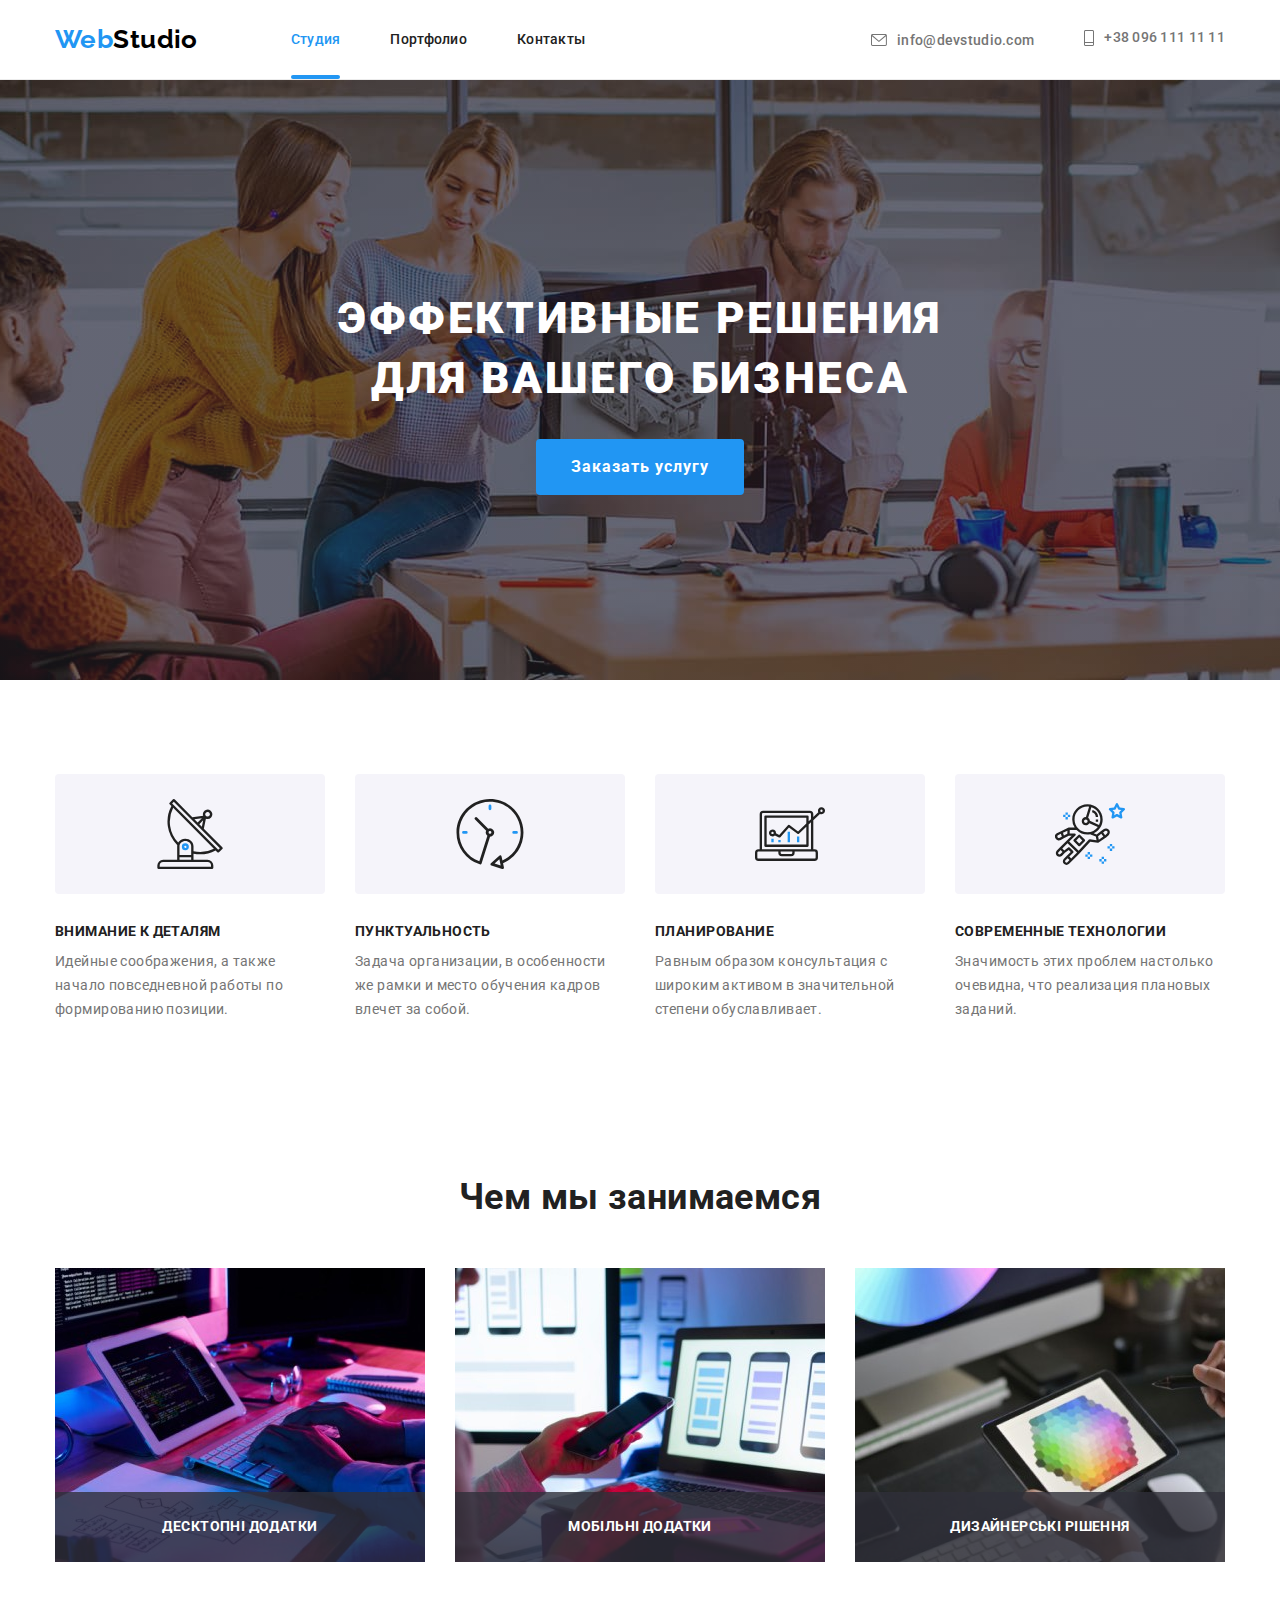
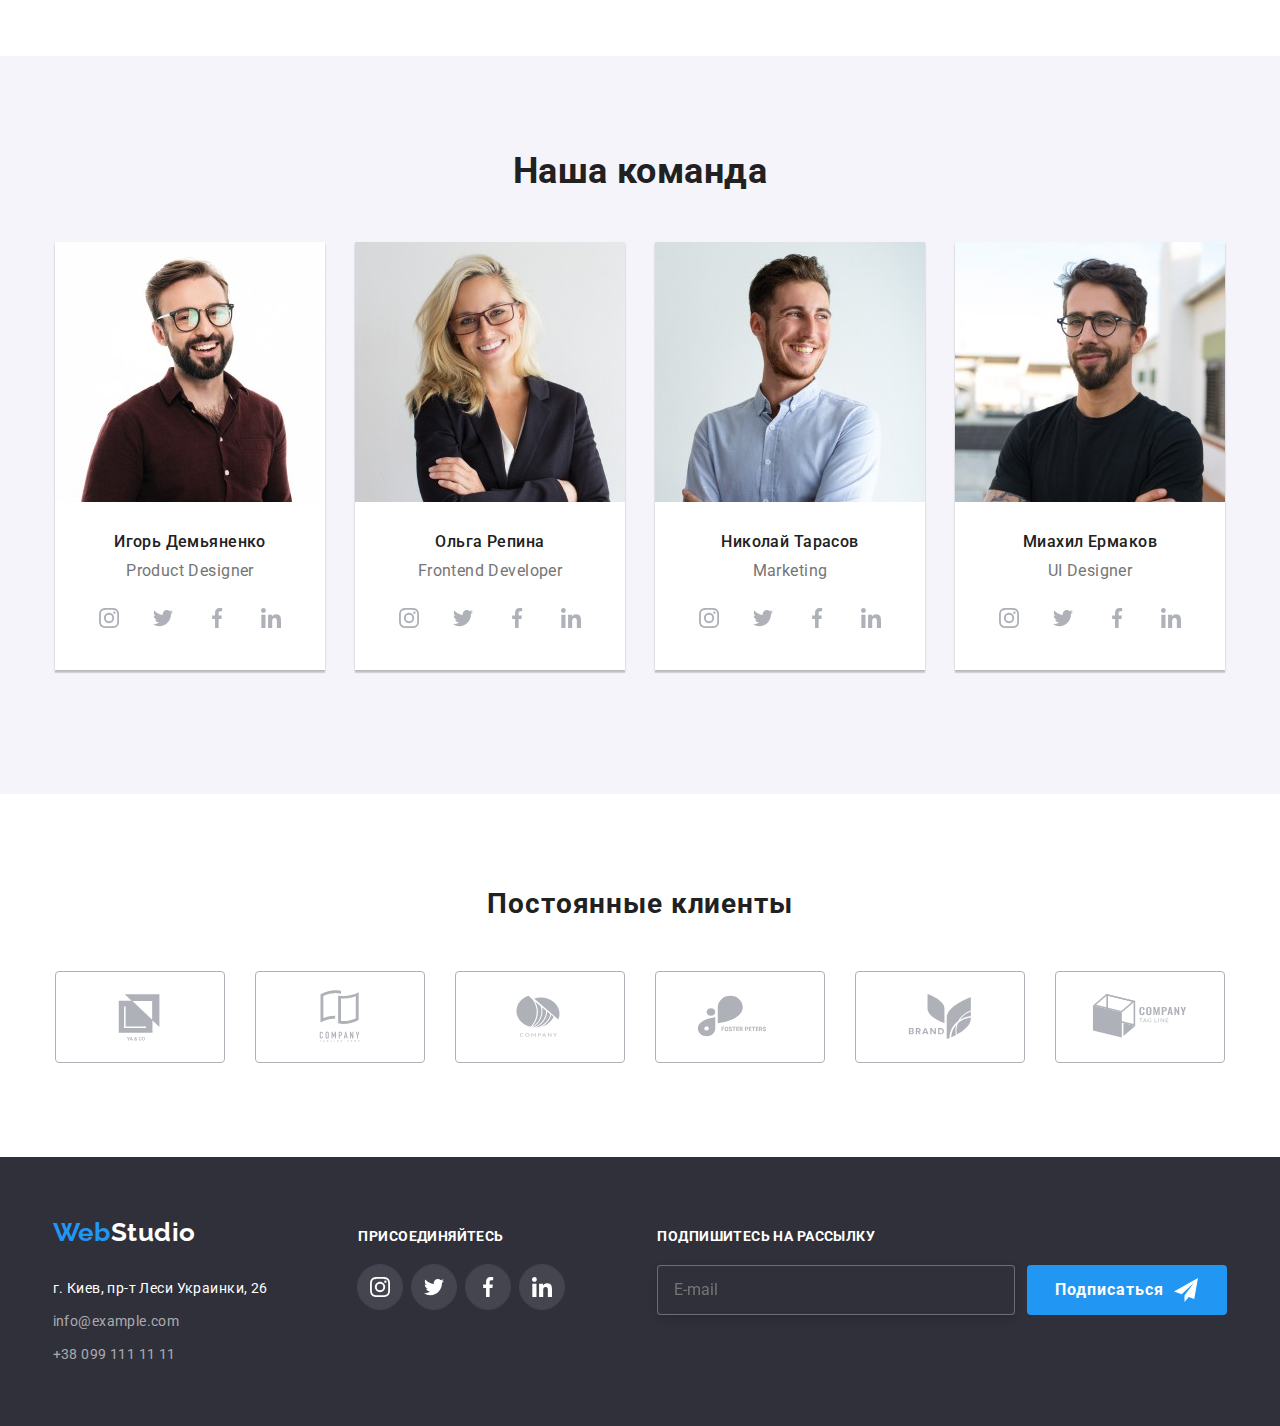
<file: index.html>
<!DOCTYPE html>
<html lang="ru">
  <head>
    <meta charset="UTF-8" />
    <meta http-equiv="X-UA-Compatible" content="IE=edge" />
    <meta name="viewport" content="width=device-width, initial-scale=1.0" />
    <title>WebStudio</title>
    <link rel="preconnect" href="https://fonts.googleapis.com" />
    <link rel="preconnect" href="https://fonts.gstatic.com" crossorigin />
    <link
      href="https://fonts.googleapis.com/css2?family=Raleway:wght@700&family=Roboto:wght@400;500;700;900&display=swap"
      rel="stylesheet"
    />
    <!-- normalize start -->
    <link
      rel="stylesheet"
      href="https://cdnjs.cloudflare.com/ajax/libs/modern-normalize/1.1.0/modern-normalize.min.css"
    />
    <!-- normalize end -->
    <link rel="stylesheet" href="./css/main.min.css" />
    <!-- <link rel="stylesheet" href="./css/styles.css" /> -->
  </head>
  <body>
    <!-- header section -->
<header class="header">
      <div class="container header__container">
        <a href="" lang="en" class="header__logo">Web<span class="header__logo--color">Studio</span></a>
        <button class="menu-btn" type="button" data-menu-open>
          <svg width="40" height="40">
            <use href="./images/icon.svg#icon-menu"></use>
          </svg>
        </button> 
        <nav class="nav">
          <ul class="list nav__list">
            <li class="item nav__item">
              <a href="./index.html" class="nav__link active"> Студия</a>
            </li>
            <li class="item nav__item">
              <a href="./portfolio.html" class="nav__link"> Портфолио</a>
            </li>
            <li class="item hnav__item">
              <a href="" class="nav__link"> Контакты</a>
            </li>
          </ul>
        </nav>
        <ul class="list contact">
          <li class="item contact__mail">
            <a href="mailto:info@devstudio.com" class="contact__link">
              <svg class="contact-icon" width="16px" height="12px">
                <use href="./images/icon.svg#mail"></use>
              </svg>
              info@devstudio.com
            </a>
          </li>
          <li class="item contact__tel">
            <a href="tel:+380961111111" class="contact__link">
              <svg class="contact-icon" width="10px" height="16px">
                <use href="./images/icon.svg#phone"></use>
              </svg>
              +38 096 111 11 11</a
            >
          </li>
        </ul>
      </div>
    </header> 
    <!-- main section -->
    <main class="main">
    <!-- HERO -->
      <section class="hero-section">
        <div class="container">
          <h1 class="hero__title">Эффективные решения для вашего бизнеса</h1>
          <button type="button" class="hero__btn" data-modal-open>Заказать услугу</button>
        </div>
      </section>
    <!-- ADVANTAGE -->
<section class="advantage">
        <div class="container">
          <ul class="list advantage-list">
            <li class="item advantage-list__item">
              <div class="advantage-list__wrap">
                <svg class="advantage__icon" width="70px" height="70px">
                  <use href="./images/icon.svg#antenna"></use>
                </svg>
              </div>
              <h2 class="advantage-list__title">Внимание к деталям</h2>
              <p class="advantage-list__text">
                Идейные соображения, а также начало повседневной работы по формированию позиции.
              </p>
            </li>
            <li class="item advantage-list__item">
              <div class="advantage-list__wrap">
                <svg class="advantage__icon" width="70px" height="70px">
                  <use href="./images/icon.svg#clock"></use>
                </svg>
              </div>
              <h2 class="advantage-list__title">Пунктуальность</h2>
              <p class="advantage-list__text">
                Задача организации, в особенности же рамки и место обучения кадров влечет за собой.
              </p>
            </li>
            <li class="item advantage-list__item">
              <div class="advantage-list__wrap">
                <svg class="advantage__icon" width="70px" height="70px">
                  <use href="./images/icon.svg#diagram"></use>
                </svg>
              </div>
              <h2 class="advantage-list__title">Планирование</h2>
              <p class="advantage-list__text">
                Равным образом консультация с широким активом в значительной степени обуславливает.
              </p>
            </li>
            <li class="item advantage-list__item">
              <div class="advantage-list__wrap">
                <svg class="advantage__icon" width="70px" height="70px">
                  <use href="./images/icon.svg#astronaut"></use>
                </svg>
              </div>
              <h2 class="advantage-list__title">Современные технологии</h2>
              <p class="advantage-list__text">
                Значимость этих проблем настолько очевидна, что реализация плановых заданий.
              </p>
            </li>
          </ul>
        </div>
      </section>
    <!-- competencies-->
<section class="competencies competencies-container">
        <div class="container">
          <h2 class="competencies__title">Чем мы занимаемся</h2>
          <ul class="list competencies__list">
            <li class="item competencies__card">
                <img

                srcset="
                ./images/competencies/img-1-sm370.jpg 370w,
                ./images/competencies/img-1-lg740.jpg 740w"
                class="aboutus"

                src="./images/competencies/img-1-sm370.jpg"
                alt="пеример работы 1"

                sizes="(min-width: 1200px) 370px, 100vw"
              />
              <div class="features-container">
                <p class="competencies__text">Десктопні додатки</p>
              </div>
            </li>
            <li class="item competencies__card">
              <img

              srcset="
              ./images/competencies/img-2-sm370.jpg 370w,
              ./images/competencies/img-2-lg740.jpg 740w"
              class="aboutus"

              src="./images/competencies/img-2-sm370.jpg"
              alt="пеример работы 2"
              sizes="(min-width: 1200px) 370px, 100vw"
            />
              <div class="features-container">
                <p class="competencies__text">Мобільні додатки</p>
              </div>
            </li>
            <li class="item competencies__card">
              <img

              srcset="
              ./images/competencies/img-3-sm370.jpg 370w,
              ./images/competencies/img-3-lg740.jpg 740w"
              class="aboutus"

              src="./images/competencies/img-3-sm370.jpg"
              alt="пеример работы 3"
              sizes="(min-width: 1200px) 370px, 100vw"
            />
              <div class="features-container">
                <p class="competencies__text">Дизайнерські рішення</p>
              </div>
            </li>
          </ul>
        </div>
      </section>
      <!-- TEAM section -->
      <section class="section team-members">
        <div class="container">
          <h2 class="team-members__title">Наша команда</h2>
          <ul class="list team-members__list">
            <li class="item team-members__card">
              <img
              srcset="
              ./images/team/w/img-1-270.jpg 270w,
              ./images/team/w/img-1-354.jpg 354w,
              ./images/team/w/img-1-450.jpg 450w,
              ./images/team/w/img-1-540.jpg 540w,
              ./images/team/w/img-1-708.jpg 708w,
              ./images/team/w/img-1-900.jpg 900w"
                class="team-img"
                src="./images/team/w/img-1-450.jpg"
                alt="фото игоря демьяненко"
                sizes="(min-width: 1200px) 270px, (min-width: 768px) 354px, (max-width: 480px) 450px, 100vw"
              />
              <div class="team-box">
                <h3 class="team-members__name">Игорь Демьяненко</h3>
                <p lang="en" class="team-members__profession">Product Designer</p>
                <ul class="socials list">
                  <li class="socials-item">
                    <a
                      class="socials__link link"
                      href=""
                      target="_blank"
                      rel="noopener noreferrer"
                      aria-label="instagram"
                    >
                      <svg class="socials__icon" width="20px" height="20px">
                        <use href="./images/icon.svg#instagram"></use>
                      </svg>
                    </a>
                  </li>
                  <li class="socials-item">
                    <a
                      class="socials__link link"
                      href=""
                      target="_blank"
                      rel="noopener noreferrer"
                      aria-label="Twitter"
                    >
                      <svg class="socials__icon" width="20px" height="20px">
                        <use href="./images/icon.svg#twitter"></use>
                      </svg>
                    </a>
                  </li>
                  <li class="socials-item">
                    <a
                      class="socials__link link"
                      href=""
                      target="_blank"
                      rel="noopener noreferrer"
                      aria-label="Facebool"
                    >
                      <svg class="socials__icon" width="20px" height="20px">
                        <use href="./images/icon.svg#facebook"></use>
                      </svg>
                    </a>
                  </li>
                  <li class="socials-item">
                    <a
                      class="socials__link link"
                      href=""
                      target="_blank"
                      rel="noopener noreferrer"
                      aria-label="Linked In"
                    >
                      <svg class="socials__icon" width="20px" height="20px">
                        <use href="./images/icon.svg#linkedin"></use>
                      </svg>
                    </a>
                  </li>
                </ul>
              </div>
            </li>
            <li class="item team-members__card">
              <img
              srcset="
              ./images/team/w/img-2-270.jpg 270w,
              ./images/team/w/img-2-354.jpg 354w,
              ./images/team/w/img-2-450.jpg 450w,
              ./images/team/w/img-2-540.jpg 540w,
              ./images/team/w/img-2-708.jpg 708w,
              ./images/team/w/img-2-900.jpg 900w"
                class="team-img"
                src="./images/team/w/img-2-450.jpg"
                alt="фото Ольги Репиной"
                sizes="(min-width: 1200px) 270px, (min-width: 768px) 354px, (max-width: 480px) 450px, 100vw"
              />
              <div class="team-box">
                <h3 class="team-members__name">Ольга Репина</h3>
                <p lang="en" class="team-members__profession">Frontend Developer</p>
                <ul class="socials list">
                  <li class="socials-item">
                    <a
                      class="socials__link link"
                      href=""
                      target="_blank"
                      rel="noopener noreferrer"
                      aria-label="instagram"
                    >
                      <svg class="socials__icon" width="20px" height="20px">
                        <use href="./images/icon.svg#instagram"></use>
                      </svg>
                    </a>
                  </li>
                  <li class="socials-item">
                    <a
                      class="socials__link link"
                      href=""
                      target="_blank"
                      rel="noopener noreferrer"
                      aria-label="Twitter"
                    >
                      <svg class="socials__icon" width="20px" height="20px">
                        <use href="./images/icon.svg#twitter"></use>
                      </svg>
                    </a>
                  </li>
                  <li class="socials-item">
                    <a
                      class="socials__link link"
                      href=""
                      target="_blank"
                      rel="noopener noreferrer"
                      aria-label="Facebool"
                    >
                      <svg class="socials__icon" width="20px" height="20px">
                        <use href="./images/icon.svg#facebook"></use>
                      </svg>
                    </a>
                  </li>
                  <li class="socials-item">
                    <a
                      class="socials__link link"
                      href=""
                      target="_blank"
                      rel="noopener noreferrer"
                      aria-label="Linked In"
                    >
                      <svg class="socials__icon" width="20px" height="20px">
                        <use href="./images/icon.svg#linkedin"></use>
                      </svg>
                    </a>
                  </li>
                </ul>
              </div>
            </li>
            <li class="item team-members__card">
              <img
              srcset="
              ./images/team/w/img-3-270.jpg 270w,
              ./images/team/w/img-3-354.jpg 354w,
              ./images/team/w/img-3-450.jpg 450w,
              ./images/team/w/img-3-540.jpg 540w,
              ./images/team/w/img-3-708.jpg 708w,
              ./images/team/w/img-3-900.jpg 900w"
                class="team-img"
                src="./images/team/w/img-3-450.jpg"
                alt="фото Николая Тарасова"
                sizes="(min-width: 1200px) 270px, (min-width: 768px) 354px, (max-width: 480px) 450px, 100vw"
              />
              <div class="team-box">
                <h3 class="team-members__name">Николай Тарасов</h3>
                <p lang="en" class="team-members__profession">Marketing</p>
                <ul class="socials list">
                  <li class="socials-item">
                    <a
                      class="socials__link link"
                      href=""
                      target="_blank"
                      rel="noopener noreferrer"
                      aria-label="instagram"
                    >
                      <svg class="socials__icon" width="20px" height="20px">
                        <use href="./images/icon.svg#instagram"></use>
                      </svg>
                    </a>
                  </li>
                  <li class="socials-item">
                    <a
                      class="socials__link link"
                      href=""
                      target="_blank"
                      rel="noopener noreferrer"
                      aria-label="Twitter"
                    >
                      <svg class="socials__icon" width="20px" height="20px">
                        <use href="./images/icon.svg#twitter"></use>
                      </svg>
                    </a>
                  </li>
                  <li class="socials-item">
                    <a
                      class="socials__link link"
                      href=""
                      target="_blank"
                      rel="noopener noreferrer"
                      aria-label="Facebool"
                    >
                      <svg class="socials__icon" width="20px" height="20px">
                        <use href="./images/icon.svg#facebook"></use>
                      </svg>
                    </a>
                  </li>
                  <li class="socials-item">
                    <a
                      class="socials__link link"
                      href=""
                      target="_blank"
                      rel="noopener noreferrer"
                      aria-label="Linked In"
                    >
                      <svg class="socials__icon" width="20px" height="20px">
                        <use href="./images/icon.svg#linkedin"></use>
                      </svg>
                    </a>
                  </li>
                </ul>
              </div>
            </li>
            <li class="item team-members__card">
              <img
              srcset="
              ./images/team/w/img-4-270.jpg 270w,
              ./images/team/w/img-4-354.jpg 354w,
              ./images/team/w/img-4-450.jpg 450w,
              ./images/team/w/img-4-540.jpg 540w,
              ./images/team/w/img-4-708.jpg 708w,
              ./images/team/w/img-4-900.jpg 900w"
                class="team-img"
                src="./images/team/w/img-4-450.jpg"
                alt="фото Михаила Ермакова"
                sizes="(min-width: 1200px) 270px, (min-width: 768px) 354px, (max-width: 480px) 450px, 100vw"
              />
              <div class="team-box">
                <h3 class="team-members__name">Миахил Ермаков</h3>
                <p lang="en" class="team-members__profession">UI Designer</p>
                <ul class="socials list">
                  <li class="socials-item">
                    <a
                      class="socials__link link"
                      href=""
                      target="_blank"
                      rel="noopener noreferrer"
                      aria-label="instagram"
                    >
                      <svg class="socials__icon" width="20px" height="20px">
                        <use href="./images/icon.svg#instagram"></use>
                      </svg>
                    </a>
                  </li>
                  <li class="socials-item">
                    <a
                      class="socials__link link"
                      href=""
                      target="_blank"
                      rel="noopener noreferrer"
                      aria-label="Twitter"
                    >
                      <svg class="socials__icon" width="20px" height="20px">
                        <use href="./images/icon.svg#twitter"></use>
                      </svg>
                    </a>
                  </li>
                  <li class="socials-item">
                    <a
                      class="socials__link link"
                      href=""
                      target="_blank"
                      rel="noopener noreferrer"
                      aria-label="Facebool"
                    >
                      <svg class="socials__icon" width="20px" height="20px">
                        <use href="./images/icon.svg#facebook"></use>
                      </svg>
                    </a>
                  </li>
                  <li class="socials-item">
                    <a
                      class="socials__link link"
                      href=""
                      target="_blank"
                      rel="noopener noreferrer"
                      aria-label="Linked In"
                    >
                      <svg class="socials__icon" width="20px" height="20px">
                        <use href="./images/icon.svg#linkedin"></use>
                      </svg>
                    </a>
                  </li>
                </ul>
              </div>
            </li>
          </ul>
        </div>
      </section>
    <!--CLIENTS Section  -->
  <section class="clients">
        <div class="container">
          <h2 class="clients__title">Постоянные клиенты</h2>
          <ul class="clients__list list">
            <li class="clients__item">
              <a
                class="clietns__name link"
                href=""
                target="_blank"
                rel="noopener noreferrer"
                aria-label="Logo company YA & CO"
              >
                <svg class="clients__logo" width="106px" height="60px">
                  <use href="./images/icon.svg#logo1"></use>
                </svg>
              </a>
            </li>
            <li class="clients__item">
              <a
                class="clietns__name link"
                href=""
                target="_blank"
                rel="noopener noreferrer"
                aria-label="Logo company Tegline Here"
              >
                <svg class="clients__logo" width="106px" height="60px">
                  <use href="./images/icon.svg#logo2"></use>
                </svg>
              </a>
            </li>
            <li class="clients__item">
              <a
                class="clietns__name link"
                href=""
                target="_blank"
                rel="noopener noreferrer"
                aria-label="Logo COMPANY"
              >
                <svg class="clients__logo" width="106px" height="60px">
                  <use href="./images/icon.svg#logo3"></use>
                </svg>
              </a>
            </li>
            <li class="clients__item">
              <a
                class="clietns__name link"
                href=""
                target="_blank"
                rel="noopener noreferrer"
                aria-label="Logo company FOSTER PETERS"
              >
                <svg class="clients__logo" width="106px" height="60px">
                  <use href="./images/icon.svg#logo4"></use>
                </svg>
              </a>
            </li>
            <li class="clients__item">
              <a
                class="clietns__name link"
                href=""
                target="_blank"
                rel="noopener noreferrer"
                aria-label="Logo company BRAND"
              >
                <svg class="clients__logo" width="106px" height="60px">
                  <use href="./images/icon.svg#logo5"></use>
                </svg>
              </a>
            </li>
            <li class="clients__item">
              <a
                class="clietns__name link"
                href=""
                target="_blank"
                rel="noopener noreferrer"
                aria-label="Logo company TAG Line"
              >
                <svg class="clients__logo" width="106px" height="60px">
                  <use href="./images/icon.svg#logo6"></use>
                </svg>
              </a>
            </li>
          </ul>
        </div>
      </section> 
    </main>
    <!-- footer section -->
   <footer class="footer">
      <div class="footer-container container">
        <div>
          <a href="" lang="en" class="logo footer__logo"
            >Web<span class="footer__logo--color">Studio</span></a
          >
          <address class="footer-contacts">
            <ul class="list footer-contacts__list">
              <li class="item footer-contacts__item">
                <a
                  href="https://goo.gl/maps/DUq1zRmR1AkiBLRbA"
                  target="_blank"
                  rel="noopener noreferrer"
                  class="footer-contacts__address"
                >
                  г. Киев, пр-т Леси Украинки, 26
                </a>
              </li>
              <li class="item footer-contacts__item">
                <a href="mailto:info@example.com" class="footer-contacts__link">info@example.com </a>
              </li>
              <li class="item footer-contacts__item">
                <a href="tel:+380991111111" class="footer-contacts__link">+38 099 111 11 11</a>
              </li>
            </ul>
          </address>
        </div>
        <div class="social-networks">
          <h2 class="social-networks__title">Присоединяйтесь</h2>
          <ul class="social-networks__list list">
            <li class="social-networks__item">
              <a
                class="social-networks__link link"
                href=""
                target="_blank"
                rel="noopener noreferrer"
                aria-label="instagram"
              >
                <svg class="social-networks__icon" width="20px" height="20px">
                  <use href="./images/icon.svg#instagram"></use>
                </svg>
              </a>
            </li>
            <li class="ocial-networks__item">
              <a
                class="social-networks__link link"
                href=""
                target="_blank"
                rel="noopener noreferrer"
                aria-label="instagram"
              >
                <svg class="social-networks__icon" width="20px" height="20px">
                  <use href="./images/icon.svg#twitter"></use>
                </svg>
              </a>
            </li>
            <li class="ocial-networks__item">
              <a
                class="social-networks__link link"
                href=""
                target="_blank"
                rel="noopener noreferrer"
                aria-label="instagram"
              >
                <svg class="social-networks__icon" width="20px" height="20px">
                  <use href="./images/icon.svg#facebook"></use>
                </svg>
              </a>
            </li>
            <li class="ocial-networks__item">
              <a
                class="social-networks__link link"
                href=""
                target="_blank"
                rel="noopener noreferrer"
                aria-label="instagram"
              >
                <svg class="social-networks__icon" width="20px" height="20px">
                  <use href="./images/icon.svg#linkedin"></use>
                </svg>
              </a>
            </li>
          </ul>
        </div>
        <div class="subscribe">
          <h2 class="subscribe__title">
            Подпишитесь на рассылку
          </h2>
          <form class="input-form">
            <input
            type="email"
            name="email-sing-up"
            placeholder="E-mail"
            class="input-form__email"/>
            <button type="submit" class="btn-submit">
              Подписаться
              <svg class="btn-submit__icon" width="24px" height="24px">
                <use href="./images/icon.svg#icon-send"></use>
              </svg>
            </button>

          </form>
        </div>
      </div>
    </footer> 
    <!-- Modal window -->
    <div class="backdrop is-hidden" data-modal>
      <div class="modal-container">
        <button class="modal-btn" data-modal-close>
          <svg class="modal-btn__icon" width="11px" height="11px">
            <use href="./images/icon.svg#icon-close"></use>
          </svg>
        </button>

      <form class="modal-form">
        <strong class="modal-form__title">Оставьте свои данные, мы вам перезвоним</strong>
        <div class="modal-form__wrap">
          <label class="modal-form__label">
            <span class="modal-form__name">Имя</span>
            <input class="modal-form__input" type="text" name="name">
            <svg class="modal-form__icon" width="18" height="18">
              <use href="./images/icon.svg#icon-name"></use>
            </svg>
          </label>
          <label class="modal-form__label">
            <span class="modal-form__name">Телефон</span>
            <input class="modal-form__input" type="tel" name="telephone">
            <svg class="modal-form__icon" width="18" height="18">
              <use href="./images/icon.svg#icon-phone"></use>
            </svg>
          </label>
          <label class="modal-form__label">
            <span class="modal-form__name">Почта</span>
            <input class="modal-form__input" type="email" name="email">
            <svg class="modal-form__icon" width="18" height="18">
              <use href="./images/icon.svg#icon-mail"></use>
            </svg>
          </label>
          <label class="modal-form__label">
            <span class="modal-form__name">Комментарий</span>
            <textarea class="modal-form__textarea"
            name=" "
            rows="5"
            placeholder="Введите текст"></textarea>
          </label>
        </div>

        <label class="label-agreement">
          <input class="label-agreement__check visuaaly-hidden" type="checkbox" name="agreement" />
            <svg class="label-agreement__register" width="16" height="15">
              <use class="icon-uncheck" href="./images/icon.svg#icon-uncheck"></use>
              <use class="icon-check" href="./images/icon.svg#icon-check"></use>
            </svg>
            <span class="label-agreement__text">Соглашаюсь с рассылкой и принимаю <a class="label-agreement__text--link" href="">Условия договора</a>
            </span>
        </label>

        <button class="btn-send" type="submit">
          Отправить
        </button>
      </form>
    </div>
    </div>
  
<div class="menu-overlay" data-menu>
  <div class="menu-container is-open">
    <button class="menu-close-btn" type="button" data-menu-close>
      <svg class="close-btn__icon" width="40px" height="40px">
        <use href="./images/icon.svg#icon-menu-close"></use>
      </svg>
    </button>
    <ul class="mobile-list list">
      <li class="item mobile-list__item">
        <a href="./index.html" class="mobile-list__link list"> Студия</a>
      </li>
      <li class="item mobile-list__item">
        <a href="./portfolio.html" class="mobile-list__link list"> Портфолио</a>
      </li>
      <li class="item mobile-list__item">
        <a href="" class="mobile-list__link list"> Контакты</a>
      </li>
    </ul>
    <ul class="list mobile-list">
      <li class="item  mobile-list__item">
        <a href="mailto:info@devstudio.com" class="mobile__link--tel list">
          +38 096 111 11 11
        </a>
      </li>
      <li class="item  mobile-list__item">
        <a href="tel:+380961111111" class="mobile__link--mail list">
          info@devstudio.com</a>
      </li>
    </ul>
    <ul class="mobile-socials list">
      <li class="item mobile-socials__item">
        <a href="" class="link mobile-socials__link list"> Instagram</a>
      </li>
      <li class="item mobile-socials__item">
        <a href="" class="link mobile-socials__link list"> Twitter</a>
      </li>
      <li class="item mobile-socials__item">
        <a href="" class="link mobile-socials__link list"> Facebook</a>
      </li>
      <li class="item mobile-socials__item">
        <a href="" class="link mobile-socials__link list"> Linkedin</a>
      </li>
    </ul>
  </div>
</div>

    <script src="./js/modal.js"></script>
    <script defer src="js/menu.js"></script>
  </body>
</html>
</file>
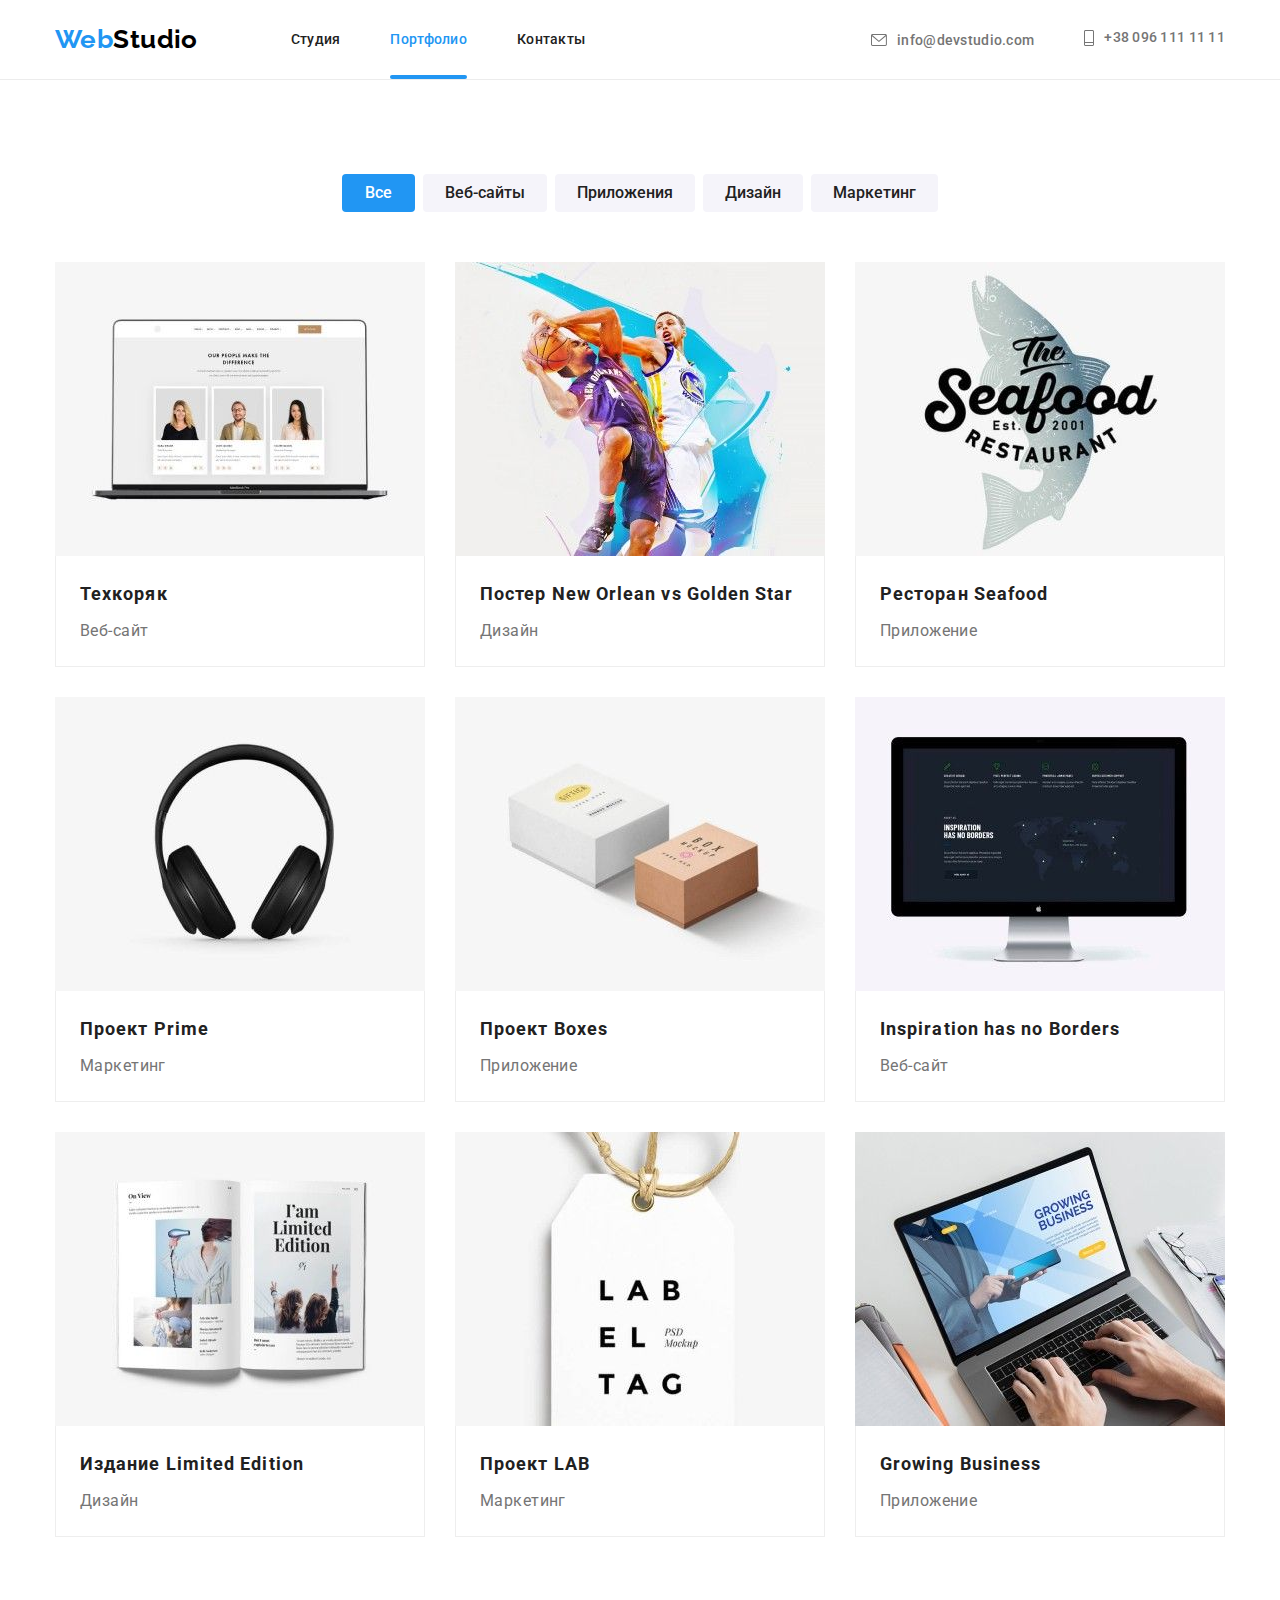
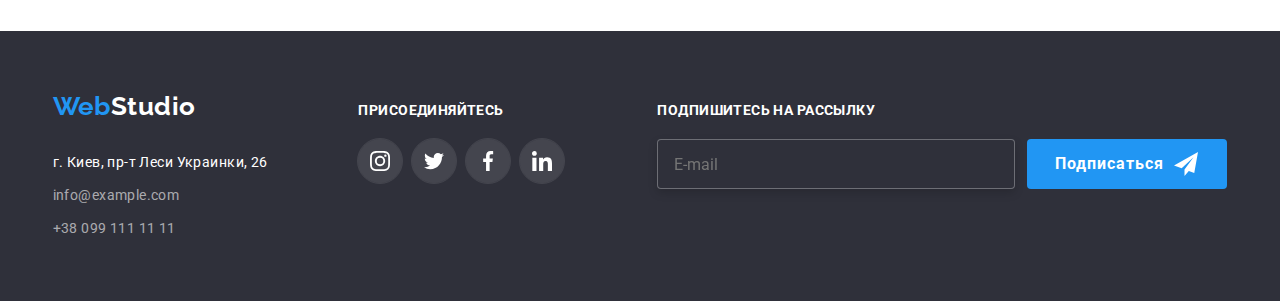
<file: portfolio.html>
<!DOCTYPE html>
<html lang="ru">
  <head>
    <meta charset="UTF-8" />
    <meta http-equiv="X-UA-Compatible" content="IE=edge" />
    <meta name="viewport" content="width=device-width, initial-scale=1.0" />
    <title>Portfolio</title>
    <link rel="preconnect" href="https://fonts.googleapis.com" />
    <link rel="preconnect" href="https://fonts.gstatic.com" crossorigin />
    <link
      href="https://fonts.googleapis.com/css2?family=Raleway:wght@700&family=Roboto:wght@400;500;700;900&display=swap"
      rel="stylesheet"
    />
    <!-- normalize start -->
    <link
      rel="stylesheet"
      href="https://cdnjs.cloudflare.com/ajax/libs/modern-normalize/1.1.0/modern-normalize.min.css"
    />
    <!-- normalize end -->
    <link rel="stylesheet" href="./css/main.min.css" />
    <link rel="stylesheet" href="./css/styles.css" />
  </head>
  <body>
    <!-- header section -->
    <header class="header">
      <div class="container header__container">
        <a href="" lang="en" class="header__logo">Web<span class="header__logo--color">Studio</span></a>
        <button class="menu-btn" type="button" data-menu-open>
          <svg width="40" height="40">
            <use href="./images/icon.svg#icon-menu"></use>
          </svg>
        </button> 
        <nav class="nav">
          <ul class="list nav__list"> 
            <li class="item nav__item">
              <a href="./index.html" class="nav__link"> Студия</a>
            </li>
            <li class="item nav__item">
              <a href="./portfolio.html" class="nav__link active"> Портфолио</a>
            </li>
            <li class="item nav__item">
              <a href="" class="nav__link"> Контакты</a>
            </li>
          </ul>
        </nav>
        <ul class="list contact">
          <li class="item contact__mail">
            <a href="mailto:info@devstudio.com" class="contact__link">
              <svg class="contact-icon" width="16px" height="12px">
                <use href="./images/icon.svg#mail"></use>
              </svg>
              info@devstudio.com
            </a>
          </li>
          <li class="item contact_tel">
            <a href="tel:+380961111111" class="contact__link">
              <svg class="contact-icon" width="10px" height="16px">
                <use href="./images/icon.svg#phone"></use>
              </svg>
              +38 096 111 11 11</a
            >
          </li>
        </ul>
      </div>
    </header>
    <!-- main section -->
    <main>
      <section class="section gallery">
        <div class="container">
          <ul class="list gallery__list">
            <li class="item gallery__item">
              <button class="gallery__btn active-btn" type="button">Все</button>
            </li>
            <li class="item gallery__item">
              <button class="gallery__btn" type="button">Веб-сайты</button>
            </li>
            <li class="item gallery__item">
              <button class="gallery__btn" type="button">Приложения</button>
            </li>
            <li class="item gallery__item">
              <button class="gallery__btn" type="button">Дизайн</button>
            </li>
            <li class="item gallery__item">
              <button class="gallery__btn" type="button">Маркетинг</button>
            </li>
          </ul>
          <ul class="list exampel">
            <li class="item exampel__item">
              <div class="overlay">
                <img 
                srcset="
                ./imagespotfolio/tehnokryak-354.jpg 354w,
                ./imagespotfolio/tehnokryak-370.jpg 370w,
                ./imagespotfolio/tehnokryak-450.jpg 450w,
                ./imagespotfolio/tehnokryak-708.jpg 708w,
                ./imagespotfolio/tehnokryak-740.jpg 740w,
                ./imagespotfolio/tehnokryak-900.jpg 900w"
                class="team-img"

                src="./imagespotfolio/tehnokryak-450.jpg"
                alt="технокряк" 

                sizes="(min-width: 1200px) 370px, (min-width: 768px) 354px, (max-width: 480px) 450px, 100vw">
                <div class="overlay-portfolio">
                  <p class="overlay-portfolio__text">Ресурс пропонує комплексні пропозиції з різним рівнем функціоналу та сервісів. Все це дозволить відвідувачу отримати вичерпні відомості про компанію чи приватну особу.</p>
                </div>
              </div>
              <div class="text-container">
                <h2 class="text-container__title">Техкоряк</h2>
                <p class="text-container__type">Веб-сайт</p>
              </div>
            </li>
            <li class="item exampel__item">
              <div class="overlay">
                <img
                srcset="
                ./imagespotfolio/posterneworlean-354.jpg 354w,
                ./imagespotfolio/posterneworlean-370.jpg 370w,
                ./imagespotfolio/posterneworlean-450.jpg 450w,
                ./imagespotfolio/posterneworlean-708.jpg 708w,
                ./imagespotfolio/posterneworlean-740.jpg 740w,
                ./imagespotfolio/posterneworlean-900.jpg 900w"

                src="./imagespotfolio/posterneworlean-450.jpg."
                alt="постер баскетбольного клуба нью орлеан"

                sizes="(min-width: 1200px) 370px, (min-width: 768px) 354px, (max-width: 480px) 450px, 100vw"
              > 
              <div class="overlay-portfolio">
                <p class="overlay-portfolio__text">Ресурс пропонує комплексні пропозиції з різним рівнем функціоналу та сервісів. Все це дозволить відвідувачу отримати вичерпні відомості про компанію чи приватну особу.</p>
              </div>               
              </div>
              <div class="text-container">
                <h2 class="text-container__title">Постер New Orlean vs Golden Star</h2>
                <p class="text-container__type">Дизайн</p>
              </div>
            </li>
            <li class="item exampel__item">
              <div class="overlay">
                <img
                srcset="
                ./imagespotfolio/restoran-354.jpg 354w,
                ./imagespotfolio/restoran-370.jpg 370w,
                ./imagespotfolio/restoran-450.jpg 450w,
                ./imagespotfolio/restoran-708.jpg 708w,
                ./imagespotfolio/restoran-740.jpg 740w,
                ./imagespotfolio/restoran-900.jpg 900w"

                src="./imagespotfolio/restoran-450.jpg"
                alt="логотип ресторана"
                
                sizes="(min-width: 1200px) 370px, (min-width: 768px) 354px, (max-width: 480px) 450px, 100vw"/>
              <div class="overlay-portfolio">
                <p class="overlay-portfolio__text">Ресурс пропонує комплексні пропозиції з різним рівнем функціоналу та сервісів. Все це дозволить відвідувачу отримати вичерпні відомості про компанію чи приватну особу.</p>
              </div>    
              </div>
              <div class="text-container">
                <h2 class="text-container__title">Ресторан Seafood</h2>
                <p class="text-container__type">Приложение</p>
              </div>
            </li>
            <li class="item exampel__item">
              <div class="overlay">
              <img
              srcset="
              ./imagespotfolio/projectprime-354.jpg 354w,
              ./imagespotfolio/projectprime-370.jpg 370w,
              ./imagespotfolio/projectprime-450.jpg 450w,
              ./imagespotfolio/projectprime-708.jpg 708w,
              ./imagespotfolio/projectprime-740.jpg 740w,
              ./imagespotfolio/projectprime-900.jpg 900w"

                src="./imagespotfolio/projectprime-450.jpg"
                alt="картинка наушников"

                sizes="(min-width: 1200px) 370px, (min-width: 768px) 354px, (max-width: 480px) 450px, 100vw"/>
              <div class="overlay-portfolio">
                <p class="overlay-portfolio__text">Ресурс пропонує комплексні пропозиції з різним рівнем функціоналу та сервісів. Все це дозволить відвідувачу отримати вичерпні відомості про компанію чи приватну особу.</p>
              </div>               
              </div>
              <div class="text-container">
                <h2 class="text-container__title">Проект Prime</h2>
                <p class="text-container__type">Маркетинг</p>
              </div>
            </li>
            <li class="item exampel__item">
              <div class="overlay">
                <img
                srcset="
                ./imagespotfolio/projectboxes-354.jpg 354w,
                ./imagespotfolio/projectboxes-370.jpg 370w,
                ./imagespotfolio/projectboxes-450.jpg 450w,
                ./imagespotfolio/projectboxes-708.jpg 708w,
                ./imagespotfolio/projectboxes-740.jpg 740w,
                ./imagespotfolio/projectboxes-900.jpg 900w"

                src="./imagespotfolio/projectboxes-450.jpg"
                alt="Проект Boxes"

                sizes="(min-width: 1200px) 370px, (min-width: 768px) 354px, (max-width: 480px) 450px, 100vw"/>
                <div class="overlay-portfolio">
                  <p class="overlay-portfolio__text">Ресурс пропонує комплексні пропозиції з різним рівнем функціоналу та сервісів. Все це дозволить відвідувачу отримати вичерпні відомості про компанію чи приватну особу.</p>
                </div>               
                </div>              
              <div class="text-container">
                <h2 class="text-container__title">Проект Boxes</h2>
                <p class="text-container__type">Приложение</p>
              </div>
            </li>
            <li class="item exampel__item">
              <div class="overlay">
                <img
                srcset="
                ./imagespotfolio/Inspirationborders-354.jpg 354w,
                ./imagespotfolio/Inspirationborders-370.jpg 370w,
                ./imagespotfolio/Inspirationborders-450.jpg 450w,
                ./imagespotfolio/Inspirationborders-708.jpg 708w,
                ./imagespotfolio/Inspirationborders-740.jpg 740w,
                ./imagespotfolio/Inspirationborders-900.jpg 900w"

                src="./imagespotfolio/Inspirationborders-450.jpg"
                alt="монитор"

                sizes="(min-width: 1200px) 370px, (min-width: 768px) 354px, (max-width: 480px) 450px, 100vw"/>
                <div class="overlay-portfolio">
                  <p class="overlay-portfolio__text">Ресурс пропонує комплексні пропозиції з різним рівнем функціоналу та сервісів. Все це дозволить відвідувачу отримати вичерпні відомості про компанію чи приватну особу.</p>
                </div>               
                </div>  
              <div class="text-container">
                <h2 class="text-container__title">Inspiration has no Borders</h2>
                <p class="text-container__type">Веб-сайт</p>
              </div>
            </li>
            <li class="item exampel__item">
              <div class="overlay">
                <img 
                srcset="
                ./imagespotfolio/edition-354.jpg 354w,
                ./imagespotfolio/edition-370.jpg 370w,
                ./imagespotfolio/edition-450.jpg 450w,
                ./imagespotfolio/edition-708.jpg 708w,
                ./imagespotfolio/edition-740.jpg 740w,
                ./imagespotfolio/edition-900.jpg 900w"
                
                src="./imagespotfolio/edition-450.jpg" 
                alt="книга" 

                sizes="(min-width: 1200px) 370px, (min-width: 768px) 354px, (max-width: 480px) 450px, 100vw"/>
                <div class="overlay-portfolio">
                  <p class="overlay-portfolio__text">Ресурс пропонує комплексні пропозиції з різним рівнем функціоналу та сервісів. Все це дозволить відвідувачу отримати вичерпні відомості про компанію чи приватну особу.</p>
                </div>               
                </div>  
              <div class="text-container">
                <h2 class="text-container__title">Издание Limited Edition</h2>
                <p class="text-container__type">Дизайн</p>
              </div>
            </li>
            <li class="item exampel__item">
              <div class="overlay">
                <img 
                srcset="
                ./imagespotfolio/projectlab-354.jpg 354w,
                ./imagespotfolio/projectlab-370.jpg 370w,
                ./imagespotfolio/projectlab-450.jpg 450w,
                ./imagespotfolio/projectlab-708.jpg 708w,
                ./imagespotfolio/projectlab-740.jpg 740w,
                ./imagespotfolio/projectlab-900.jpg 900w"

                src="./imagespotfolio/projectlab-450.jpg" 
                alt="лейбл" 

                sizes="(min-width: 1200px) 370px, (min-width: 768px) 354px, (max-width: 480px) 450px, 100vw"/>
                <div class="overlay-portfolio">
                  <p class="overlay-portfolio__text">Ресурс пропонує комплексні пропозиції з різним рівнем функціоналу та сервісів. Все це дозволить відвідувачу отримати вичерпні відомості про компанію чи приватну особу.</p>
                </div>               
                </div>  
              <div class="text-container">
                <h2 class="text-container__title">Проект LAB</h2>
                <p class="text-container__type">Маркетинг</p>
              </div>
            </li>
            <li class="item exampel__item">
              <div class="overlay">
                <img
                srcset="
                ./imagespotfolio/growingbusiness-354.jpg 354w,
                ./imagespotfolio/growingbusiness-370.jpg 370w,
                ./imagespotfolio/growingbusiness-450.jpg 450w,
                ./imagespotfolio/growingbusiness-708.jpg 708w,
                ./imagespotfolio/growingbusiness-740.jpg 740w,
                ./imagespotfolio/growingbusiness-900.jpg 900w"


                src="./imagespotfolio/growingbusiness-450.jpg"
                alt="картинка ноутбука"

                sizes="(min-width: 1200px) 370px, (min-width: 768px) 354px, (max-width: 480px) 450px, 100vw"/>

                <div class="overlay-portfolio">
                  <p class="overlay-portfolio__text">Ресурс пропонує комплексні пропозиції з різним рівнем функціоналу та сервісів. Все це дозволить відвідувачу отримати вичерпні відомості про компанію чи приватну особу.</p>
                </div>               
                </div> 
              <div class="text-container">
                <h2 class="text-container__title">Growing Business</h2>
                <p class="text-container__type">Приложение</p>
              </div>
            </li>
          </ul>
        </div>
      </section>
    </main>
    <!-- footer section -->
    <footer class="footer">
      <div class="footer-container container">
        <div>
          <a href="" lang="en" class="logo footer__logo"
            >Web<span class="footer__logo--color">Studio</span></a
          >
          <address class="footer-contacts">
            <ul class="list footer-contacts__list">
              <li class="item footer-contacts__item">
                <a
                  href="https://goo.gl/maps/DUq1zRmR1AkiBLRbA"
                  target="_blank"
                  rel="noopener noreferrer"
                  class="footer-contacts__address"
                >
                  г. Киев, пр-т Леси Украинки, 26
                </a>
              </li>
              <li class="item footer-contacts__item">
                <a href="mailto:info@example.com" class="footer-contacts__link">info@example.com </a>
              </li>
              <li class="item footer-contacts__item">
                <a href="tel:+380991111111" class="footer-contacts__link">+38 099 111 11 11</a>
              </li>
            </ul>
          </address>
        </div>
        <div class="social-networks">
          <h2 class="social-networks__title">Присоединяйтесь</h2>
          <ul class="social-networks__list list">
            <li class="social-networks__item">
              <a
                class="social-networks__link link"
                href=""
                target="_blank"
                rel="noopener noreferrer"
                aria-label="instagram"
              >
                <svg class="social-networks__icon" width="20px" height="20px">
                  <use href="./images/icon.svg#instagram"></use>
                </svg>
              </a>
            </li>
            <li class="ocial-networks__item">
              <a
                class="social-networks__link link"
                href=""
                target="_blank"
                rel="noopener noreferrer"
                aria-label="instagram"
              >
                <svg class="social-networks__icon" width="20px" height="20px">
                  <use href="./images/icon.svg#twitter"></use>
                </svg>
              </a>
            </li>
            <li class="ocial-networks__item">
              <a
                class="social-networks__link link"
                href=""
                target="_blank"
                rel="noopener noreferrer"
                aria-label="instagram"
              >
                <svg class="social-networks__icon" width="20px" height="20px">
                  <use href="./images/icon.svg#facebook"></use>
                </svg>
              </a>
            </li>
            <li class="ocial-networks__item">
              <a
                class="social-networks__link link"
                href=""
                target="_blank"
                rel="noopener noreferrer"
                aria-label="instagram"
              >
                <svg class="social-networks__icon" width="20px" height="20px">
                  <use href="./images/icon.svg#linkedin"></use>
                </svg>
              </a>
            </li>
          </ul>
        </div>
        <div class="subscribe">
          <h2 class="subscribe__title">
            Подпишитесь на рассылку
          </h2>
          <form class="input-form">
              <label class="input-form__lable">
                <input
                type="email"
                name="email-sing-up"
                placeholder="E-mail"
                class="input-form__email"/>
              </label>
              <button type="submit" class="btn-submit">
                Подписаться
                <svg class="btn-submit__icon" width="24px" height="24px">
                  <use href="./images/icon.svg#icon-send"></use>
                </svg>
              </button>
          </form>
        </div>
      </div>
    </footer>

    <div class="menu-overlay" data-menu>
      <div class="menu-container is-open">
        <button class="menu-close-btn" type="button" data-menu-close>
          <svg class="close-btn__icon" width="40px" height="40px">
            <use href="./images/icon.svg#icon-menu-close"></use>
          </svg>
        </button>
        <ul class="mobile-list list">
          <li class="item mobile-list__item">
            <a href="./index.html" class="mobile-list__link list"> Студия</a>
          </li>
          <li class="item mobile-list__item">
            <a href="./portfolio.html" class="mobile-list__link list"> Портфолио</a>
          </li>
          <li class="item mobile-list__item">
            <a href="" class="mobile-list__link list"> Контакты</a>
          </li>
        </ul>
        <ul class="list mobile-list">
          <li class="item  mobile-list__item">
            <a href="mailto:info@devstudio.com" class="mobile__link--tel list">
              +38 096 111 11 11
            </a>
          </li>
          <li class="item  mobile-list__item">
            <a href="tel:+380961111111" class="mobile__link--mail list">
              info@devstudio.com</a>
          </li>
        </ul>
        <ul class="mobile-socials list">
          <li class="item mobile-socials__item">
            <a href="" class="link mobile-socials__link list"> Instagram</a>
          </li>
          <li class="item mobile-socials__item">
            <a href="" class="link mobile-socials__link list"> Twitter</a>
          </li>
          <li class="item mobile-socials__item">
            <a href="" class="link mobile-socials__link list"> Facebook</a>
          </li>
          <li class="item mobile-socials__item">
            <a href="" class="link mobile-socials__link list"> Linkedin</a>
          </li>
        </ul>
      </div>
    </div>
    
    <script defer src="js/menu.js"></script>
  </body>
</html>
</file>
<file: css/styles.css>
/* html {
    box-sizing: border-box;
}
*,
::before,
::after {
    box-sizing: inherit;
} */

/* Загальні стилі */
/* :root {
--main-font: 'Roboto', sans-serif;
--main-text-color:  #212121;
--secondary-text-color: #757575;
--acent-color: #2196F3;
--hero-and-footer-background-color: #2F303A;
} */

/* body {
    font-family: var(--main-font);
    letter-spacing: 0.03em;
    font-size: 14px;
} */
/* .container {
    width: 1200px;
    margin-left: auto;
    margin-right: auto;
    padding-left: 15px;
    padding-right: 15px;
}

h1,
h2,
h3,
h4,
h5,
h6,
p {
    margin: 0;
}
img {
    display: block;
}
.list {
    list-style: none;
    text-decoration: none;
    margin: 0;
    padding: 0;
}
.section {
    padding: 94px 0;
} */

/* .visuaaly-hidden {
    position: absolute;
    white-space: nowrap;
    width: 1px;
    height: 1px;
    overflow: hidden;
    border: 0;
    padding: 0;
    clip: rect(0 0 0 0);
    clip-path: inset(50%);
    margin: -1px;
  }   */
/*Секція Хедера*/
/* .header {
    padding-top: 24px;
    padding-bottom: 24px;
    border-bottom: 1px solid #ECECEC;
}

.header__container {
    display: flex;
    align-items: center;
}

.header__logo {
    margin-right: 93px;

    font-family: 'Raleway', sans-serif;
    font-weight: 700;
    font-size: 26px;
    line-height: 1.19;
    text-decoration: none;
    color: var(--acent-color);
}
.header__logo--color {
    font-family: 'Raleway', sans-serif;
    font-weight: 700;
    font-size: 26px;
    line-height: 1.19;
    color: #000000;
} */

/* navigation */
/* .nav {
    margin-right: auto;
}

.nav__list {
    display: flex;
    align-items: center;
    justify-content: center;
}
.nav__item {
    margin-right: 50px;
}
.nav__item:last-child {
    margin-right: 0;
}

.nav__link {
    padding-top: 32px;
    padding-bottom: 32px;

    transition: color 250ms cubic-bezier(0.4, 0, 0.2, 1);
}
.nav__link.active {
    color: var(--acent-color);
    position: relative;
}
.nav__link.active::after {
    content: '';
    position: absolute;
    bottom: 0;
    left: 0;

    display: block;
    width: 100%;
    height: 4px;
    background-color: var(--acent-color);
    border-radius: 2px;
}
.nav__link:hover,
.nav__link:focus {
    color: var(--acent-color);
} */

/* contacts */
/* .contact {
    display: flex;
    align-items: center;
    justify-content: center;
} 

.contact__mail {
    margin-right: 50px;
}
 
.contact__link {
    color: var(--main-text-color);
    font-weight: 500;
    line-height: 1.14;
    letter-spacing: 0.02em;
    text-decoration: none;
}

.contact__link {
    display: flex;
    align-items: center;
    gap: 10px;
    color: var(--secondary-text-color);

    transition: color 250ms cubic-bezier(0.4, 0, 0.2, 1);
}
.contact__link:hover .contact-icon {
    fill: var(--acent-color);
}

.contact__link:hover,
.contact__link:focus {
    color: var(--acent-color);
}
.contact-icon {
    fill: var(--secondary-text-color);

    
 transition: fill 250ms cubic-bezier(0.4, 0, 0.2, 1);
}
.contact__link:focus .contact-icon {
 fill: var(--acent-color);
} */
  
/* Головна секція */
/* HERO */
/* .hero-section {
background-color: var(--hero-and-footer-background-color); 
text-align: center;
padding-top: 200px;
padding-bottom: 200px;
max-width: 1600px;
max-height: 600px;
margin-right: auto;
margin-left: auto;

background-image: linear-gradient(
    to right,
rgba(47, 48, 58, 0.4),
rgba(47, 48, 58, 0.4)), 
url(../images/mainfon.jpg);

background-repeat: no-repeat;
background-position: center;
background-size: cover;
}

.hero__title {
    font-weight: 900;
    font-size: 44px;
    line-height: 1.36;
    letter-spacing: 0.06em;
    color: #ffffff;
    text-transform: uppercase;
    width: 696px;
    margin-left: auto;
    margin-bottom: 21px;
    margin-right: auto;
} */
/* .hero__btn {
    border-radius: 4px;
    border: solid var(--acent-color);
    padding: 10px 32px;
    min-width: 200px;
    min-height: 50px;
    text-align: center;

    font-family: inherit;
    font-weight: 700;
    font-size: 16px;
    line-height: 1.88;
    letter-spacing: 0.06em;
    color: #ffffff;
    cursor: pointer;
    background-color: var(--acent-color);
} */

/* Секція переваг */

/* .advantage {
    padding-bottom: 0;
}
.advantage-list {
    display: flex;
    gap: 30px;
}
.advantage-list__item {
    width: 270px;
}
.advantage-list__wrap {
    width: 270px;
    height: 120px;   
    background-color: #F5F4FA;
    border-radius: 4px;
    margin-bottom: 30px;
    display: flex;
    align-items: center;
    justify-content: center;
}
.advantage-list__title {
    font-weight: 700;
    font-size: 14px;
    line-height: 1.14;
    text-transform: uppercase;
    color: var(--main-text-color);

    margin-bottom: 10px;
}
.advantage-list__text {
    line-height: 1.71;
    color: var(--secondary-text-color);
    margin-right: 30px;
}
.advantage-list__text:last-child {
    margin-right: 0;
}
.advantage__icon {
    fill: var(--main-text-color);
} */
/* Стилі для розділу Чим ми займаємось */
/* .competencies__card {
    position: relative;
}

.features-container {
    position: absolute;
    bottom: 0;
    left: 0;
    background: rgba(47, 48, 58, 0.8);

    width: 370px;
    height: 70px;
}
.competencies__text {
    display: flex;
    align-items: center;
    justify-content: center;

    font-weight: 700;
    line-height: 1.14;
    text-align: center;
    letter-spacing: 0.03em;
    text-transform: uppercase;

    color: #FFFFFF;

    width: 100%;
    height: 100%;

} */

/* Секція команди */
/* .team-members {
    padding-top: 94px;
    padding-bottom: 94px;

    background-color: #F5F4FA
}
.team-members__list {
    display: flex;
    gap: 30px;
}

.competencies__list {
    display: flex;
    gap: 30px;
}
.competencies__title,
.team-members__title {
    font-weight: 700;
    font-size: 36px;
    line-height: 1.17;
    text-align: center;
    color: var(--main-text-color);
    margin-bottom: 50px;
}
.competencies__title {
    margin-bottom: 50px;
}
.team-box {
    padding-top: 30px;
    padding-bottom: 30px;
    background-color: #ffffff;
}
.team-item {
    box-shadow: 0px 3px 1px rgba(0, 0, 0, 0.1), 0px 1px 2px rgba(0, 0, 0, 0.08), 0px 2px 2px rgba(0, 0, 0, 0.12);
}
.team-members__name {
    font-weight: 500;
    font-size: 16px;
    line-height: 1.19;
    text-align: center;
    color: var(--main-text-color);
    margin-bottom: 10px;
}
.team-members__profession {
    font-size: 16px;
    line-height: 1.19;
    text-align: center;
    color: var(--secondary-text-color);
    margin-bottom: 16px;
} */
/* CLIENTS */
/* .clients {
    padding-top: 94px;
    padding-bottom: 94px;
}
.clients__title {
    font-family: 'Roboto';
    font-weight: 700;
    font-size: 36px;
    line-height: 1.17;
    text-align: center;
    letter-spacing: 0.03em;
    color: #212121;

    margin-bottom: 50px;
}
.clients__list {
    display: flex;
    align-items: center;
    justify-content: center;
    gap: 30px;
}
.clietns__name {
    display: flex;
    width: 170px;
    height: 92px;
    justify-content: center;
    align-items: center;
    color: #AFB1B8;
    border: 1px solid #afb1b8;
    border-radius: 4px; 

    
    transition: border 250ms cubic-bezier(0.4, 0, 0.2, 1) ;
}
.clients__logo {
    fill: #AFB1B8;

    transition: fill 250ms cubic-bezier(0.4, 0, 0.2, 1);
}
.clietns__name:hover,
.clietns__name:focus {
    border: 1px solid var(--acent-color);
}
.clietns__name:hover .clients__logo {
    fill: var(--acent-color)
}
.clietns__name:focus .clients__logo {
    fill: var(--acent-color)
} */

/* footer */
/* .footer-container {
    display: flex;
    align-items: baseline;
}
.footer {
padding-top: 60px;
padding-bottom: 60px;
background-color: var(--hero-and-footer-background-color);
} */
/* .footer__logo {
    display: inline-block;
    margin-bottom: 20px;
}
.footer__logo--color {
    color: #ffffff;
}
.logo {
    margin-right: 93px;
}

.logo {
    font-family: 'Raleway', sans-serif;
    font-weight: 700;
    font-size: 26px;
    line-height: 1.19;
    text-decoration: none;
    color: var(--acent-color);
} */
/* .footer-contacts__link {
    font-style: normal;
    line-height: 1.71;
    color: rgba(255, 255, 255, 0.6);
    text-decoration: none;

    transition: color 250ms cubic-bezier(0.4, 0, 0.2, 1);
}
.footer-contacts__address {
    display: inline-block;

    color: #ffffff;
    font-style: normal;
    line-height: 1.71;
    text-decoration: none;
}
.footer-contacts__link {
    display: inline-block;
}
.footer-contacts__list .item:not(:last-child) {
    margin-bottom: 9px;
}
.footer-contacts__link:hover,
.footer-contacts__link:focus {
    color: var(--acent-color);
} */
/* .social-networks__title {
display: inline-block;

font-size: 14px;
line-height: 1.14;
letter-spacing: 0.03em;
text-transform: uppercase;
    
color: #FFFFFF;

margin-bottom: 20px;
}
.social-networks__list {
    display: flex;
    align-items: center;
    justify-content: center;
    gap: 10px;
}
.social-networks__link {
    display: flex;
    align-items: center;
    justify-content: center;
    width: 44px;
    height: 44px;
    background-color: rgba(255, 255, 255, 10%);
    border-radius: 50%;

    outline: 1px solid rgba(255, 255, 255, 10%);

    transition: background-color 250ms cubic-bezier(0.4, 0, 0.2, 1);
}
.social-networks__link:hover,
.social-networks__link:focus {
    background-color: #2196F3;
}
.social-networks__icon {
    fill: #FFFFFF;
} */

/* .btn-submit {
    display: inline-flex;
    align-items: center;
    gap: 10px;
    padding: 10px 28px;

    width: 200px;
    height: 50px;

    font-weight: 700;
    font-size: 16px;
    line-height: calc(30 / 16);

    align-items: center;
    text-align: center;
    letter-spacing: 0.06em;
    color: #FFFFFF;

    background-color: var(--acent-color);
    border: 0 solid transparent;
    border-radius: 4px;

    cursor: pointer;
}
.btn-submit__icon {
    fill: #FFFFFF
} */


/* Розділ підпишіться на розсилку */

/* .input-form {
    display: flex;
    gap: 12px;
}

.subscribe{
    margin-left: 93px;
}

.subscribe__title {

font-size: 14px;
line-height: 1.14;
letter-spacing: 0.03em;
text-transform: uppercase;
    
color: #FFFFFF;

margin-bottom: 20px;
}

.input-form__lable {
    gap: 40px;
}

.input-form__email {
    padding-left: 16px;
    padding-top: 15px;
    padding-bottom: 15px;

    width: 358px;
    height: 50px;

    font-size: 16px;
    line-height: calc(20 / 16);

    border: 1px solid rgba(255, 255, 255, 0.3);
    border-radius: 4px;

    background-color: #2F303A;
    filter: drop-shadow(0px 4px 4px rgba(0, 0, 0, 0.15));
}

.input-form__email:hover,
.input-form__email:focus {
    border: 1px solid var(--acent-color);
    outline: none;
    color: #FFFFFF;
} */




/* Portfolio */
/* .gallery__list {
    display: flex;
    gap: 8px;
    margin-bottom: 50px;
    justify-content: center;
}
.text-portfolio {
    font-size: 16px;
    line-height: 1.88;
    color: var(--secondary-text-color);
} */

/* .gallery__btn {
    max-width: 145px;
    min-width: 73px;
    min-height: 38px;
    padding: 6px 22px;

    font-family: inherit;
    font-weight: 500;
    font-size: 16px;
    line-height: 1.62;
    cursor: pointer;
    background-color: #F5F4FA;
    color: #212121;
    border-radius: 4px;
    border: 0 solid #F5F4FA;

    transition-property: color, background-color,  box-shadow;
    transition-duration: 250ms;
    transition-timing-function: cubic-bezier(0.4, 0, 0.2, 1);
    transition-delay: 0s;
}

.gallery__btn:hover,
.gallery__btn:focus {
    background-color: var(--acent-color);
    color: #ffffff;
    box-shadow: 0px 3px 1px rgba(0, 0, 0, 0.1), 0px 1px 2px rgba(0, 0, 0, 0.08), 0px 2px 2px rgba(0, 0, 0, 0.12);
} */
/* .gallery__btn.active-btn {
    background-color: var(--acent-color);
    color: #ffffff;
} */
/* .exampel {
    display: flex;
    flex-wrap: wrap;
    gap: 30px;
}
.exampel__item {
    transition: box-shadow 250ms cubic-bezier(0.4, 0, 0.2, 1);
}

.exampel__item:hover,
.exampel__item:focus {
    box-shadow: 0px 1px 1px rgba(0, 0, 0, 0.12),
            0px 4px 4px rgba(0, 0, 0, 0.06),
            1px 4px 6px rgba(0, 0, 0, 0.16);
}
.exampel__item:hover .overlay-portfolio {
    transform: translateY(0%);
} */
/* .overlay {
    position: relative;
    overflow: hidden;
}
.overlay-portfolio {
    background-color: rgba(33, 150, 243, 0.9);
    position: absolute;
    top: 0;
    left: 0;
    width: 100%;
    height: 100%;
    padding: 63px 24px;

    transform: translateY(100%);

    display: flex;
    align-items: center;
    justify-content: center;

    transition: transform 250ms cubic-bezier(0.4, 0, 0.2, 1);
}
.overlay-portfolio__text {
    font-size: 18px;
    line-height: 1.56;
    letter-spacing: 0.03em;

    color: #FFFFFF; 
} */
/* .text-container {
    padding-top: 20px;
    padding-right: 24px;
    padding-bottom: 20px;
    padding-left: 24px;
    border: 1px solid #EEEEEE;
    border-top: none;
}
.text-container__title {
    font-weight: 700;
    font-size: 18px;
    line-height: 2;
    letter-spacing: 0.06em;
    color: var(--main-text-color);
    margin-bottom: 4px;
}
.text-container__type {
    font-size: 16px;
    line-height: 1.88;
    color: var(--secondary-text-color);
} */
/* .exampel__item:hover .overlay-portfolio {
    transform: translateY(0%);
} */



/* socials icon  */
/* .socials {
    display: flex;
    align-items: center;
    justify-content: center;
    gap: 10px;
}
.socials__link {
    display: flex;
    align-items: center;
    justify-content: center;
    width: 44px;
    height: 44px;
    background-color: #FFFFFF;
    border-radius: 50%;

    outline: 1px solid #FFFFFF;

    transition: background-color 250ms cubic-bezier(0.4, 0, 0.2, 1);
}
.socials__icon {
    fill: #AFB1B8;
    transition: fill 250ms cubic-bezier(0.4, 0, 0.2, 1);
}
.socials__link:hover,
.socials__link:focus {
background-color: #2196F3;
}
.socials__link:hover .socials__icon {
    fill: #FFFFFF;
}
.socials__link:focus .socials__icon {
    fill: #FFFFFF;
} */

/* modal window */
/* .backdrop {
    position: fixed;
    top: 0;
    left: 0;

    display: flex;
    align-items: center;
    justify-content: center;

    width: 100%;
    height: 100%;

    background-color: rgba(0, 0, 0, 0.2);

    z-index: 100;
} */

/* .backdrop.is-hidden {
    opacity: 0;
    visibility: hidden;
    pointer-events: none;
} */
/* 
.modal-container {
    width: 528px;
    min-height: 581px;

    position: absolute;
    padding: 40px;

    background-color: #FFFFFF;
    border-radius: 4px;
    box-shadow: 0px 1px 3px rgba(0, 0, 0, 0.12), 0px 1px 1px rgba(0, 0, 0, 0.14), 0px 2px 1px rgba(0, 0, 0, 0.2);
} */
/* .modal-btn {
    position: absolute;
    top: 8px;
    right: 8px;

    display: flex;
    align-items: center;
    justify-content: center;

    width: 30px;
    height: 30px;
    padding: 0;

    border-radius: 50%;
    border: 1px solid rgba(0, 0, 0, 0.1);
    background-color: #FFFFFF;

    cursor: pointer;
}

.modal-btn__icon {
    font: #000000;

    transition: fill 250ms cubic-bezier(0.4, 0, 0.2, 1);
} */

/* .modal-btn:hover .modal-btn__icon,
.modal-btn:focus .modal-btn__icon {
    fill: var(--acent-color);
} */

/* .modal-form__title {
    display: block;
    margin-bottom:12px;

    font-weight: 700;
    font-size: 20px;
    line-height: 1.15;
    text-align: center;
    letter-spacing: 0.03em;
    color: #212121;
}

.modal-form__label {
    position: relative;
    display: block;
    margin-bottom: 10px;
}
.modal-form__label:last-child {
    margin-bottom: 0;
}
.modal-form__name {
    display: block;
    text-align: left;
    margin-bottom: 4px;
    font-size: 12px;
    line-height: calc(14 / 12);
    letter-spacing: 0.01em;
    color: #757575;
}



.modal-form {
    text-align: center;
    justify-content: center;
}

.modal-form__wrap {
    margin-bottom: 20px;
}

.modal-form__input {
    width: 100%;
    border-radius: 4px;
    border: 1px solid rgba(33, 33, 33, 0.2);

    padding-top: 11px;
    padding-bottom: 11px;
    padding-left: 35px;

    transition: border 250ms cubic-bezier(0.4, 0, 0.2, 1);
    cursor: pointer;
}
.modal-form__input:focus,
.modal-form__input:hover {
    border: 1px solid var(--acent-color);
    outline: none;
}

.modal-form__icon {
    position: absolute;
    
    bottom: 11px;
    left: 12px;

    transition: fill 250ms cubic-bezier(0.4, 0, 0.2, 1);
}
.modal-form__input:hover + .modal-form__icon,
.modal-form__input:focus + .modal-form__icon {
    fill: var(--acent-color);
}
.modal-form__textarea {
    width: 100%;
    height: 120px;

    border-radius: 4px;
    border: 1px solid rgba(33, 33, 33, 0.2);

    padding: 12px 16px;

    font-size: 12px;
    line-height: 14px;
    letter-spacing: 0.01em;
    color: rgba(117, 117, 117, 0.5);

    resize: none;

    transition: border 250ms cubic-bezier(0.4, 0, 0.2, 1);
}

.modal-form__textarea:hover,
.modal-form__textarea:focus {
    border: 1px solid var(--acent-color);
    outline: none;
} */

/* .label-agreement {
    display: flex;
    align-items: center;
    justify-content: center;
    margin-bottom: 30px;
    gap: 7px;
} */

/* .btn-send {
    display: inline-flex;
    padding: 10px 52px;
    width: 200px;

    align-items: center;
    justify-content: center;

    background-color: var(--acent-color);
    border-radius: 4px;
    border: 0 solid transparent;

    font-weight: 700;
    font-size: 16px;
    line-height: calc(30 / 16);

    letter-spacing: 0.06em;
    color: #FFFFFF;

    box-shadow: 0px 4px 4px rgba(0, 0, 0, 0.15);

    cursor: pointer;
} */
/* .label-agreement__text {
    font-size: 14px;
    line-height: calc(24 / 14);
    letter-spacing: 0.03em;
    
    color: #757575;

    user-select: none;
    text-underline-position: under;
}

.label-agreement__text--link {
    color: var(--acent-color);
}

.label-agreement__check:checked + .label-agreement__register .icon-uncheck {
    opacity: 0;
}

.icon-check {
    opacity: 0;
    transition: opasity 2000ms cubic-bezier(0.4, 0, 0.2, 1);
}

.label-agreement__check:checked + .label-agreement__register .icon-check {
    opacity: 1;
} */
</file>
<file: css/main.min.css>
:root{--main-font: "Roboto", sans-serif;--main-text-color: #212121;--secondary-text-color: #757575;--acent-color: #2196F3;--hero-and-footer-background-color: #2F303A}.visuaaly-hidden{position:absolute;white-space:nowrap;width:1px;height:1px;overflow:hidden;border:0;padding:0;clip:rect(0 0 0 0);-webkit-clip-path:inset(50%);clip-path:inset(50%);margin:-1px}.backdrop.is-hidden{opacity:0;visibility:hidden;pointer-events:none}html{-webkit-box-sizing:border-box;box-sizing:border-box}*,::before,::after{-webkit-box-sizing:inherit;box-sizing:inherit}body{font-family:var(--main-font);letter-spacing:.03em;font-size:14px}h1,h2,h3,h4,h5,h6,p{margin:0}img{display:block}.list{list-style:none;text-decoration:none;margin:0;padding:0}.section{padding:94px 0}.container{margin-left:auto;margin-right:auto;padding-left:15px;padding-right:15px}@media screen and (min-width: 480px){.container{width:480px}}@media screen and (min-width: 768px){.container{width:768px}}@media screen and (min-width: 1200px){.container{width:1200px}}.competencies,.advantage,.hero{padding:94px 0}.modal-container{width:528px;min-height:581px;position:absolute;padding:40px;background-color:#fff;border-radius:4px;-webkit-box-shadow:0px 1px 3px rgba(0,0,0,.12),0px 1px 1px rgba(0,0,0,.14),0px 2px 1px rgba(0,0,0,.2);box-shadow:0px 1px 3px rgba(0,0,0,.12),0px 1px 1px rgba(0,0,0,.14),0px 2px 1px rgba(0,0,0,.2)}.text-container{padding-top:20px;padding-right:24px;padding-bottom:20px;padding-left:24px;border:1px solid #eee;border-top:none}.text-container__title{font-weight:700;font-size:18px;line-height:2;letter-spacing:.06em;color:var(--main-text-color);margin-bottom:4px}.text-container__type{font-size:16px;line-height:1.88;color:var(--secondary-text-color)}.hero__btn{border-radius:4px;border:solid var(--acent-color);padding:10px 32px;min-width:200px;min-height:50px;text-align:center;font-family:inherit;font-weight:700;font-size:16px;line-height:1.88;letter-spacing:.06em;color:#fff;cursor:pointer;background-color:var(--acent-color)}.btn-submit{display:-webkit-inline-box;display:-ms-inline-flexbox;display:inline-flex;-webkit-box-align:center;-ms-flex-align:center;align-items:center;gap:10px;padding:10px 28px;width:200px;height:50px;font-weight:700;font-size:16px;line-height:1.875;align-items:center;text-align:center;letter-spacing:.06em;color:#fff;background-color:var(--acent-color);border:0 solid rgba(0,0,0,0);border-radius:4px;cursor:pointer}.btn-submit__icon{fill:#fff}.gallery__btn{max-width:145px;min-width:73px;min-height:38px;padding:6px 22px;font-family:inherit;font-weight:500;font-size:16px;line-height:1.62;cursor:pointer;background-color:#f5f4fa;color:#212121;border-radius:4px;border:0 solid #f5f4fa;-webkit-transition-property:color,background-color,-webkit-box-shadow;transition-property:color,background-color,-webkit-box-shadow;transition-property:color,background-color,box-shadow;transition-property:color,background-color,box-shadow,-webkit-box-shadow;-webkit-transition-duration:250ms;transition-duration:250ms;-webkit-transition-timing-function:cubic-bezier(0.4, 0, 0.2, 1);transition-timing-function:cubic-bezier(0.4, 0, 0.2, 1);-webkit-transition-delay:0s;transition-delay:0s}.gallery__btn:hover,.gallery__btn:focus{background-color:var(--acent-color);color:#fff;-webkit-box-shadow:0px 3px 1px rgba(0,0,0,.1),0px 1px 2px rgba(0,0,0,.08),0px 2px 2px rgba(0,0,0,.12);box-shadow:0px 3px 1px rgba(0,0,0,.1),0px 1px 2px rgba(0,0,0,.08),0px 2px 2px rgba(0,0,0,.12)}.gallery__btn.active-btn{background-color:var(--acent-color);color:#fff}.modal-btn{position:absolute;top:8px;right:8px;display:-webkit-box;display:-ms-flexbox;display:flex;-webkit-box-align:center;-ms-flex-align:center;align-items:center;-webkit-box-pack:center;-ms-flex-pack:center;justify-content:center;width:30px;height:30px;padding:0;border-radius:50%;border:1px solid rgba(0,0,0,.1);background-color:#fff;cursor:pointer}.modal-btn__icon{font:#000;-webkit-transition-property:fill;transition-property:fill;-webkit-transition-duration:250ms;transition-duration:250ms;-webkit-transition-timing-function:cubic-bezier(0.4, 0, 0.2, 1);transition-timing-function:cubic-bezier(0.4, 0, 0.2, 1)}.modal-btn:hover .modal-btn__icon,.modal-btn:focus .modal-btn__icon{fill:var(--acent-color)}.btn-send{display:-webkit-inline-box;display:-ms-inline-flexbox;display:inline-flex;padding:10px 52px;width:200px;-webkit-box-align:center;-ms-flex-align:center;align-items:center;-webkit-box-pack:center;-ms-flex-pack:center;justify-content:center;background-color:var(--acent-color);border-radius:4px;border:0 solid rgba(0,0,0,0);font-weight:700;font-size:16px;line-height:1.875;letter-spacing:.06em;color:#fff;-webkit-box-shadow:0px 4px 4px rgba(0,0,0,.15);box-shadow:0px 4px 4px rgba(0,0,0,.15);cursor:pointer}.header__logo{margin-right:93px;font-family:"Raleway",sans-serif;font-weight:700;font-size:26px;line-height:1.19;text-decoration:none;color:var(--acent-color)}.header__logo--color{font-family:"Raleway",sans-serif;font-weight:700;font-size:26px;line-height:1.19;color:#000}.footer__logo{display:inline-block;margin-bottom:20px}.footer__logo--color{color:#fff}.logo{margin-right:93px;font-family:"Raleway",sans-serif;font-weight:700;font-size:26px;line-height:1.19;text-decoration:none;color:var(--acent-color)}.menu-btn{margin-left:auto;display:-webkit-inline-box;display:-ms-inline-flexbox;display:inline-flex;-webkit-box-align:center;-ms-flex-align:center;align-items:center;-webkit-box-pack:center;-ms-flex-pack:center;justify-content:center;width:40px;height:40px;padding:0;background-color:rgba(0,0,0,0);border:none;cursor:pointer}@media screen and (min-width: 768px){.menu-btn{display:none}}.menu-overlay{position:fixed;top:0;left:0;z-index:100;width:100%;height:100%;background-color:#fff;-webkit-box-shadow:0px 4px 8px rgba(0,0,0,.04),0px 2px 4px rgba(0,0,0,.08),0px 1px 3px rgba(0,0,0,.16);box-shadow:0px 4px 8px rgba(0,0,0,.04),0px 2px 4px rgba(0,0,0,.08),0px 1px 3px rgba(0,0,0,.16);opacity:0;pointer-events:none;visibility:hidden}.menu-overlay.is-open{opacity:1;pointer-events:initial;visibility:visible}@media screen and (min-width: 768px){.menu-overlay{display:none}}.menu-container{display:-webkit-box;display:-ms-flexbox;display:flex;-webkit-box-orient:vertical;-webkit-box-direction:normal;-ms-flex-direction:column;flex-direction:column;max-width:480px;height:100%;background-color:#fff;padding:48px 40px;-webkit-transform:translateX(100%);transform:translateX(100%)}.menu-overlay.is-open .menu-container{-webkit-transform:translateX(0);transform:translateX(0)}.mobile-list__item{margin-bottom:32px}.mobile-list__link{font-weight:500;font-size:40px;line-height:1.18;letter-spacing:.02em;color:#212121}.mobile-list__link:hover,.mobile-list__link:focus{color:var(--acent-color)}.mobile__link--tel{font-weight:500;font-size:34px;line-height:1.18;letter-spacing:.02em;padding-bottom:32px;color:var(--acent-color)}.mobile__link--mail{font-weight:500;font-size:24px;line-height:1.17;letter-spacing:.02em;color:#757575}.mobile-list:first-child{margin-bottom:auto}.mobile-list:nth-child(2){margin-bottom:64px}.mobile-socials{display:-webkit-box;display:-ms-flexbox;display:flex;-ms-flex-wrap:wrap;flex-wrap:wrap;gap:10px}.mobile-socials__link{font-weight:500;font-size:18px;line-height:1.22;letter-spacing:.02em;color:var(--acent-color);padding-right:10px}.mobile-socials__item:not(:last-child) .mobile-socials__link{border-right:1px solid rgba(33,33,33,.2)}.menu-close-btn{position:absolute;top:10px;right:15px;display:-webkit-box;display:-ms-flexbox;display:flex;-webkit-box-align:center;-ms-flex-align:center;align-items:center;-webkit-box-pack:center;-ms-flex-pack:center;justify-content:center;width:40px;height:40px;padding:0;border:none;background-color:#fff;cursor:pointer}.close-btn__icon:hover,.close-btn__icon:focus{fill:var(--acent-color)}.header{padding-top:24px;padding-bottom:24px;border-bottom:1px solid #ececec}.header__container{display:-webkit-box;display:-ms-flexbox;display:flex;-webkit-box-align:center;-ms-flex-align:center;align-items:center}@media screen and (max-width: 767px){.nav{display:none}}.nav__list{display:-webkit-box;display:-ms-flexbox;display:flex;-webkit-box-align:center;-ms-flex-align:center;align-items:center;-webkit-box-pack:center;-ms-flex-pack:center;justify-content:center}.nav__item{margin-right:50px}.nav__item:last-child{margin-right:0}.nav__link{padding-top:32px;padding-bottom:32px;-webkit-transition-property:color;transition-property:color;-webkit-transition-duration:250ms;transition-duration:250ms;-webkit-transition-timing-function:cubic-bezier(0.4, 0, 0.2, 1);transition-timing-function:cubic-bezier(0.4, 0, 0.2, 1);color:var(--main-text-color);font-weight:500;line-height:1.14;letter-spacing:.02em;text-decoration:none}.nav__link:hover,.nav__link:focus{color:var(--acent-color)}.nav__link.active{color:var(--acent-color);position:relative}.nav__link.active::after{content:"";position:absolute;bottom:0;left:0;display:block;width:100%;height:4px;background-color:var(--acent-color);border-radius:2px}.contact{margin-left:auto}@media screen and (max-width: 767px){.contact{display:none}}@media screen and (min-width: 1200px){.contact{display:-webkit-box;display:-ms-flexbox;display:flex;-webkit-box-align:baseline;-ms-flex-align:baseline;align-items:baseline}}.contact__mail{margin-right:50px}.contact__link{color:var(--main-text-color);font-weight:500;line-height:1.14;letter-spacing:.02em;text-decoration:none;display:-webkit-box;display:-ms-flexbox;display:flex;-webkit-box-align:center;-ms-flex-align:center;align-items:center;gap:10px;color:var(--secondary-text-color);-webkit-transition-property:color;transition-property:color;-webkit-transition-duration:250ms;transition-duration:250ms;-webkit-transition-timing-function:cubic-bezier(0.4, 0, 0.2, 1);transition-timing-function:cubic-bezier(0.4, 0, 0.2, 1)}.contact__link:hover .contact-icon,.contact__link:focus .contact-icon{fill:var(--acent-color)}.contact__link:hover,.contact__link:focus{color:var(--acent-color)}.contact-icon{fill:var(--secondary-text-color);-webkit-transition-property:fill;transition-property:fill;-webkit-transition-duration:250ms;transition-duration:250ms;-webkit-transition-timing-function:cubic-bezier(0.4, 0, 0.2, 1);transition-timing-function:cubic-bezier(0.4, 0, 0.2, 1)}.hero-section{background-color:var(--hero-and-footer-background-color);max-width:480px;height:400px;margin-right:auto;margin-left:auto;padding-top:118px;padding-bottom:118px;text-align:center;background-image:-webkit-gradient(linear, left top, right top, from(rgba(47, 48, 58, 0.4)), to(rgba(47, 48, 58, 0.4))),url(../images/mainfon.jpg);background-image:linear-gradient(to right, rgba(47, 48, 58, 0.4), rgba(47, 48, 58, 0.4)),url(../images/mainfon.jpg);background-repeat:no-repeat;background-position:center;background-size:cover}@media screen and (min-width: 768px){.hero-section{max-width:768px}}@media screen and (min-width: 1200px){.hero-section{max-width:1600px;height:600px;padding-top:209px;padding-bottom:200px}}.hero__title{color:#fff;font-weight:900;font-size:26px;line-height:1.62;letter-spacing:.06em;text-transform:uppercase;margin-left:auto;margin-right:auto;margin-bottom:30px}@media screen and (min-width: 1200px){.hero__title{font-size:44px;line-height:1.36;width:696px}}.advantage{padding-bottom:0}@media screen and (min-width: 768px){.advantage-list{display:-webkit-box;display:-ms-flexbox;display:flex;-ms-flex-wrap:wrap;flex-wrap:wrap;gap:30px}}@media screen and (min-width: 1200px){.advantage-list{display:-webkit-box;display:-ms-flexbox;display:flex;-ms-flex-wrap:nowrap;flex-wrap:nowrap;gap:30px}}.advantage-list__title{font-weight:700;font-size:14px;line-height:1.14;text-transform:uppercase;color:var(--main-text-color);margin-bottom:10px}@media screen and (max-width: 480px){.advantage-list__title{text-align:center}}.advantage-list__wrap{height:120px;background-color:#f5f4fa;border-radius:4px;margin-bottom:30px;display:-webkit-box;display:-ms-flexbox;display:flex;-webkit-box-align:center;-ms-flex-align:center;align-items:center;-webkit-box-pack:center;-ms-flex-pack:center;justify-content:center}.advantage-list__item{padding-bottom:60px}@media screen and (min-width: 480px){.advantage-list__item{max-width:480px}}@media screen and (min-width: 768px){.advantage-list__item{max-width:354px;-ms-flex-preferred-size:50%;flex-basis:50%}}@media screen and (min-width: 1200px){.advantage-list__item{max-width:270px}}.advantage-list__text{line-height:1.71;color:var(--secondary-text-color);margin-right:30px}.advantage-list__text:last-child{margin-right:0}.advantage__icon{fill:var(--main-text-color)}@media screen and (max-width: 1199px){.competencies-container{display:none}}.competencies__title{margin-bottom:50px;font-weight:700;font-size:36px;line-height:1.17;text-align:center;color:var(--main-text-color)}.competencies__list{display:-webkit-box;display:-ms-flexbox;display:flex;gap:30px}.competencies__text{display:-webkit-box;display:-ms-flexbox;display:flex;-webkit-box-align:center;-ms-flex-align:center;align-items:center;-webkit-box-pack:center;-ms-flex-pack:center;justify-content:center;font-weight:700;line-height:1.14;text-align:center;letter-spacing:.03em;text-transform:uppercase;color:#fff;width:100%;height:100%}.competencies__card{position:relative}.features-container{position:absolute;bottom:0;left:0;background:rgba(47,48,58,.8);width:370px;height:70px}.team-members{padding-top:94px;padding-bottom:94px;background-color:#f5f4fa}.team-members__list{text-align:center;-webkit-box-pack:center;-ms-flex-pack:center;justify-content:center;gap:30px}@media screen and (min-width: 768px){.team-members__list{display:-webkit-box;display:-ms-flexbox;display:flex;-ms-flex-wrap:wrap;flex-wrap:wrap}}.team-members__title{margin-bottom:50px;font-weight:700;font-size:36px;line-height:1.17;text-align:center;color:var(--main-text-color)}.team-members__name{font-weight:500;font-size:16px;line-height:1.19;text-align:center;color:var(--main-text-color);margin-bottom:10px}.team-members__profession{margin-bottom:16px;font-size:16px;line-height:1.19;text-align:center;color:var(--secondary-text-color)}.team-box{padding-top:30px;padding-bottom:30px;background-color:#fff}.team-members__card{margin-bottom:30px;-webkit-box-shadow:0px 3px 1px rgba(0,0,0,.1),0px 1px 2px rgba(0,0,0,.08),0px 2px 2px rgba(0,0,0,.12);box-shadow:0px 3px 1px rgba(0,0,0,.1),0px 1px 2px rgba(0,0,0,.08),0px 2px 2px rgba(0,0,0,.12)}.clients{padding-top:94px;padding-bottom:94px}.clients__title{margin-bottom:30px;font-family:"Roboto";font-weight:700;font-size:28px;line-height:1.17;text-align:center;letter-spacing:.03em;color:#212121}@media screen and (min-width: 768px){.clients__title{font-size:28px;line-height:1.17}}@media screen and (min-width: 1200px){.clients__title{margin-bottom:50px}}.clients__logo{fill:#afb1b8;-webkit-transition-property:fill;transition-property:fill;-webkit-transition-duration:250ms;transition-duration:250ms;-webkit-transition-timing-function:cubic-bezier(0.4, 0, 0.2, 1);transition-timing-function:cubic-bezier(0.4, 0, 0.2, 1)}.clients__list{display:-webkit-box;display:-ms-flexbox;display:flex;-webkit-box-align:center;-ms-flex-align:center;align-items:center;-webkit-box-pack:center;-ms-flex-pack:center;justify-content:center;-ms-flex-wrap:wrap;flex-wrap:wrap;gap:30px}@media screen and (min-width: 1200px){.clients__list{-ms-flex-wrap:nowrap;flex-wrap:nowrap}}.clietns__name{display:-webkit-box;display:-ms-flexbox;display:flex;width:210px;height:92px;-webkit-box-pack:center;-ms-flex-pack:center;justify-content:center;-webkit-box-align:center;-ms-flex-align:center;align-items:center;color:#afb1b8;border:1px solid #afb1b8;border-radius:4px;-webkit-transition-property:border;transition-property:border;-webkit-transition-duration:250ms;transition-duration:250ms;-webkit-transition-timing-function:cubic-bezier(0.4, 0, 0.2, 1);transition-timing-function:cubic-bezier(0.4, 0, 0.2, 1)}@media screen and (min-width: 768px){.clietns__name{width:226px}}@media screen and (min-width: 1200px){.clietns__name{width:170px}}.clietns__name:hover,.clietns__name:focus{border:1px solid var(--acent-color)}.clietns__name:hover .clients__logo{fill:var(--acent-color)}.clietns__name:focus .clients__logo{fill:var(--acent-color)}.footer{padding-top:60px;padding-bottom:60px;background-color:var(--hero-and-footer-background-color)}@media screen and (max-width: 1199px){.footer{text-align:center}}.footer-container{-webkit-box-align:center;-ms-flex-align:center;align-items:center;-webkit-box-pack:center;-ms-flex-pack:center;justify-content:center}@media screen and (min-width: 768px)and (max-width: 1199px){.footer-container{display:-webkit-box;display:-ms-flexbox;display:flex;-ms-flex-wrap:wrap;flex-wrap:wrap;-webkit-box-align:baseline;-ms-flex-align:baseline;align-items:baseline;-webkit-box-pack:center;-ms-flex-pack:center;justify-content:center}}@media screen and (min-width: 1200px){.footer-container{display:-webkit-box;display:-ms-flexbox;display:flex;-webkit-box-align:baseline;-ms-flex-align:baseline;align-items:baseline}}.footer__logo{margin-bottom:20px}.footer-contacts__link{display:inline-block;font-style:normal;line-height:1.71;color:rgba(255,255,255,.6);text-decoration:none;-webkit-transition-property:color;transition-property:color;-webkit-transition-duration:250ms;transition-duration:250ms;-webkit-transition-timing-function:cubic-bezier(0.4, 0, 0.2, 1);transition-timing-function:cubic-bezier(0.4, 0, 0.2, 1)}.footer-contacts__address{display:inline-block;color:#fff;font-style:normal;line-height:1.71;text-decoration:none}.footer-contacts__item{margin-top:8px}@media screen and (min-width: 1200px){.footer-contacts__item{margin-top:9px}}.footer-contacts__list .item:not(:last-child){margin-bottom:9px}.footer-contacts__link:hover,.footer-contacts__link:focus{color:var(--acent-color)}.social-networks{margin-left:70px}.social-networks__title{display:inline-block;margin-bottom:20px;font-size:14px;line-height:1.14;letter-spacing:.03em;text-transform:uppercase;color:#fff}.social-networks__list{display:-webkit-box;display:-ms-flexbox;display:flex;-webkit-box-align:center;-ms-flex-align:center;align-items:center;-webkit-box-pack:center;-ms-flex-pack:center;justify-content:center;gap:10px}.social-networks__icon{fill:#fff}.social-networks__link{display:-webkit-box;display:-ms-flexbox;display:flex;-webkit-box-align:center;-ms-flex-align:center;align-items:center;-webkit-box-pack:center;-ms-flex-pack:center;justify-content:center;width:44px;height:44px;background-color:rgba(255,255,255,.1);border-radius:50%;outline:1px solid rgba(255,255,255,.1);-webkit-transition-property:background-color;transition-property:background-color;-webkit-transition-duration:250ms;transition-duration:250ms;-webkit-transition-timing-function:cubic-bezier(0.4, 0, 0.2, 1);transition-timing-function:cubic-bezier(0.4, 0, 0.2, 1)}.social-networks__link:hover,.social-networks__link:focus{background-color:#2196f3}.input-form{display:-webkit-box;display:-ms-flexbox;display:flex;gap:12px}.input-form__lable{gap:40px}.subscribe{margin-left:93px}.subscribe__title{margin-bottom:20px;font-size:14px;line-height:1.14;letter-spacing:.03em;text-transform:uppercase;color:#fff}.input-form__email{padding-left:16px;padding-top:15px;padding-bottom:15px;width:358px;height:50px;font-size:16px;line-height:1.25;border:1px solid rgba(255,255,255,.3);border-radius:4px;background-color:#2f303a;-webkit-filter:drop-shadow(0px 4px 4px rgba(0, 0, 0, 0.15));filter:drop-shadow(0px 4px 4px rgba(0, 0, 0, 0.15))}.input-form__email:hover,.input-form__email:focus{border:1px solid var(--acent-color);outline:none;color:#fff}.backdrop{position:fixed;top:0;left:0;display:-webkit-box;display:-ms-flexbox;display:flex;-webkit-box-align:center;-ms-flex-align:center;align-items:center;-webkit-box-pack:center;-ms-flex-pack:center;justify-content:center;width:100%;height:100%;background-color:rgba(0,0,0,.2);z-index:100}.modal-form{text-align:center;-webkit-box-pack:center;-ms-flex-pack:center;justify-content:center}.modal-form__wrap{margin-bottom:20px}.modal-form__title{display:block;margin-bottom:12px;font-weight:700;font-size:20px;line-height:1.15;text-align:center;letter-spacing:.03em;color:#212121}.modal-form__name{display:block;text-align:left;margin-bottom:4px;font-size:12px;line-height:1.1666666667;letter-spacing:.01em;color:#757575}.modal-form__icon{position:absolute;bottom:11px;left:12px;-webkit-transition:fill 250ms cubic-bezier(0.4, 0, 0.2, 1);transition:fill 250ms cubic-bezier(0.4, 0, 0.2, 1)}.modal-form__label{position:relative;display:block;margin-bottom:10px}.modal-form__label:last-child{margin-bottom:0}.modal-form__input{width:100%;border-radius:4px;border:1px solid rgba(33,33,33,.2);padding-top:11px;padding-bottom:11px;padding-left:35px;-webkit-transition:border 250ms cubic-bezier(0.4, 0, 0.2, 1);transition:border 250ms cubic-bezier(0.4, 0, 0.2, 1);cursor:pointer}.modal-form__input:focus,.modal-form__input:hover{border:1px solid var(--acent-color);outline:none}.modal-form__input:hover+.modal-form__icon,.modal-form__input:focus+.modal-form__icon{fill:var(--acent-color)}.modal-form__textarea{width:100%;height:120px;border-radius:4px;border:1px solid rgba(33,33,33,.2);padding:12px 16px;font-size:12px;line-height:14px;letter-spacing:.01em;color:rgba(117,117,117,.5);resize:none;-webkit-transition:border 250ms cubic-bezier(0.4, 0, 0.2, 1);transition:border 250ms cubic-bezier(0.4, 0, 0.2, 1)}.modal-form__textarea:hover,.modal-form__textarea:focus{border:1px solid var(--acent-color);outline:none}.label-agreement{display:-webkit-box;display:-ms-flexbox;display:flex;-webkit-box-align:center;-ms-flex-align:center;align-items:center;-webkit-box-pack:center;-ms-flex-pack:center;justify-content:center;margin-bottom:30px;gap:7px}.label-agreement__text{font-size:14px;line-height:1.7142857143;letter-spacing:.03em;color:#757575;-webkit-user-select:none;-moz-user-select:none;-ms-user-select:none;user-select:none;text-underline-position:under}.label-agreement__text--link{color:var(--acent-color)}.label-agreement__check:checked+.label-agreement__register .icon-uncheck{opacity:0}.label-agreement__check:checked+.label-agreement__register .icon-check{opacity:1}.icon-check{opacity:0;-webkit-transition:opasity 2000ms cubic-bezier(0.4, 0, 0.2, 1);transition:opasity 2000ms cubic-bezier(0.4, 0, 0.2, 1)}.gallery__list{display:-webkit-box;display:-ms-flexbox;display:flex;gap:8px;margin-bottom:50px;-webkit-box-pack:center;-ms-flex-pack:center;justify-content:center}.text-portfolio{font-size:16px;line-height:1.88;color:var(--secondary-text-color)}.exampel{display:-webkit-box;display:-ms-flexbox;display:flex;-ms-flex-wrap:wrap;flex-wrap:wrap;gap:30px}.exampel__item{-webkit-transition:-webkit-box-shadow 250ms cubic-bezier(0.4, 0, 0.2, 1);transition:-webkit-box-shadow 250ms cubic-bezier(0.4, 0, 0.2, 1);transition:box-shadow 250ms cubic-bezier(0.4, 0, 0.2, 1);transition:box-shadow 250ms cubic-bezier(0.4, 0, 0.2, 1), -webkit-box-shadow 250ms cubic-bezier(0.4, 0, 0.2, 1)}.exampel__item:hover,.exampel__item:focus{-webkit-box-shadow:0px 1px 1px rgba(0,0,0,.12),0px 4px 4px rgba(0,0,0,.06),1px 4px 6px rgba(0,0,0,.16);box-shadow:0px 1px 1px rgba(0,0,0,.12),0px 4px 4px rgba(0,0,0,.06),1px 4px 6px rgba(0,0,0,.16)}.exampel__item:hover .overlay-portfolio{-webkit-transform:translateY(0%);transform:translateY(0%)}.socials{display:-webkit-box;display:-ms-flexbox;display:flex;-webkit-box-align:center;-ms-flex-align:center;align-items:center;-webkit-box-pack:center;-ms-flex-pack:center;justify-content:center;gap:10px;max-width:480px}.socials__link{display:-webkit-box;display:-ms-flexbox;display:flex;-webkit-box-align:center;-ms-flex-align:center;align-items:center;-webkit-box-pack:center;-ms-flex-pack:center;justify-content:center;width:44px;height:44px;background-color:#fff;border-radius:50%;outline:1px solid #fff;-webkit-transition:background-color 250ms cubic-bezier(0.4, 0, 0.2, 1);transition:background-color 250ms cubic-bezier(0.4, 0, 0.2, 1)}.socials__link:hover,.socials__link:focus{background-color:#2196f3}.socials__link:hover .socials__icon,.socials__link:focus .socials__icon{fill:#fff}.socials__icon{fill:#afb1b8;-webkit-transition:fill 250ms cubic-bezier(0.4, 0, 0.2, 1);transition:fill 250ms cubic-bezier(0.4, 0, 0.2, 1)}.overlay{position:relative;overflow:hidden}.overlay-portfolio{background-color:rgba(33,150,243,.9);position:absolute;top:0;left:0;width:100%;height:100%;padding:63px 24px;-webkit-transform:translateY(100%);transform:translateY(100%);display:-webkit-box;display:-ms-flexbox;display:flex;-webkit-box-align:center;-ms-flex-align:center;align-items:center;-webkit-box-pack:center;-ms-flex-pack:center;justify-content:center;-webkit-transition:-webkit-transform 250ms cubic-bezier(0.4, 0, 0.2, 1);transition:-webkit-transform 250ms cubic-bezier(0.4, 0, 0.2, 1);transition:transform 250ms cubic-bezier(0.4, 0, 0.2, 1);transition:transform 250ms cubic-bezier(0.4, 0, 0.2, 1), -webkit-transform 250ms cubic-bezier(0.4, 0, 0.2, 1)}.overlay-portfolio__text{font-size:18px;line-height:1.56;letter-spacing:.03em;color:#fff}/*# sourceMappingURL=main.min.css.map */
</file>
